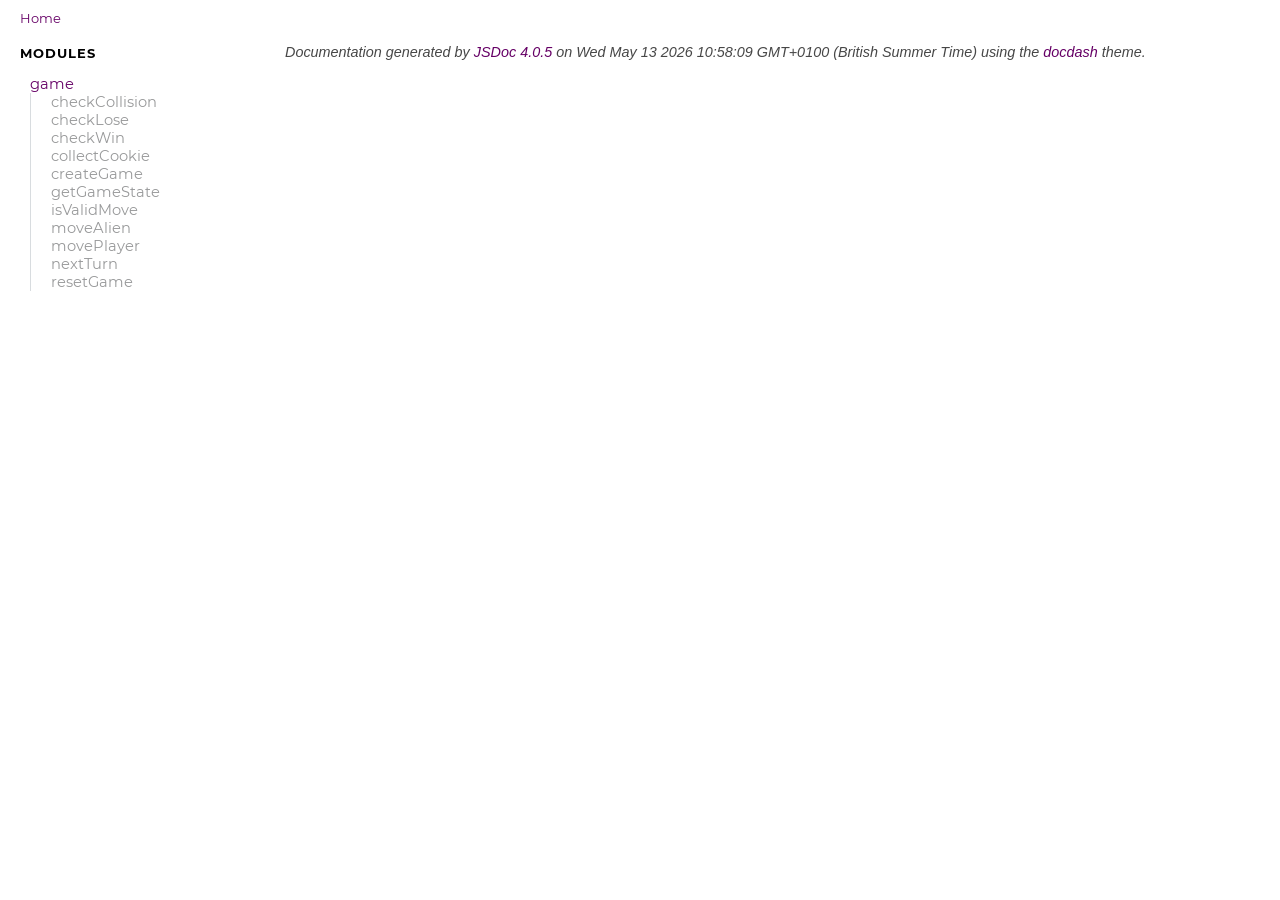
<file: Computing-2-Submission_副本/docs/index.html>
<!DOCTYPE html>
<html lang="en">
<head>
    
    <meta charset="utf-8">
    <title>Home - Documentation</title>
    
    
    <script src="scripts/prettify/prettify.js"></script>
    <script src="scripts/prettify/lang-css.js"></script>
    <!--[if lt IE 9]>
      <script src="//html5shiv.googlecode.com/svn/trunk/html5.js"></script>
    <![endif]-->
    <link type="text/css" rel="stylesheet" href="styles/prettify.css">
    <link type="text/css" rel="stylesheet" href="styles/jsdoc.css">
    <script src="scripts/nav.js" defer></script>
    
    <meta name="viewport" content="width=device-width, initial-scale=1.0">
</head>
<body>

<input type="checkbox" id="nav-trigger" class="nav-trigger" />
<label for="nav-trigger" class="navicon-button x">
  <div class="navicon"></div>
</label>

<label for="nav-trigger" class="overlay"></label>

<nav >
    
    
    <h2><a href="index.html">Home</a></h2><h3>Modules</h3><ul><li><a href="module-game.html">game</a><ul class='methods'><li data-type='method'><a href="module-game.html#.checkCollision">checkCollision</a></li><li data-type='method'><a href="module-game.html#.checkLose">checkLose</a></li><li data-type='method'><a href="module-game.html#.checkWin">checkWin</a></li><li data-type='method'><a href="module-game.html#.collectCookie">collectCookie</a></li><li data-type='method'><a href="module-game.html#.createGame">createGame</a></li><li data-type='method'><a href="module-game.html#.getGameState">getGameState</a></li><li data-type='method'><a href="module-game.html#.isValidMove">isValidMove</a></li><li data-type='method'><a href="module-game.html#.moveAlien">moveAlien</a></li><li data-type='method'><a href="module-game.html#.movePlayer">movePlayer</a></li><li data-type='method'><a href="module-game.html#.nextTurn">nextTurn</a></li><li data-type='method'><a href="module-game.html#.resetGame">resetGame</a></li></ul></li></ul>
    
</nav>

<div id="main">
    

    



    


    <section class="package">
        <h3> </h3>		
    </section>









    








    
    
</div>

<br class="clear">

<footer>
    Documentation generated by <a href="https://github.com/jsdoc3/jsdoc">JSDoc 4.0.5</a> on Wed May 13 2026 10:58:09 GMT+0100 (British Summer Time) using the <a href="https://github.com/clenemt/docdash">docdash</a> theme.
</footer>

<script>prettyPrint();</script>
<script src="scripts/polyfill.js"></script>
<script src="scripts/linenumber.js"></script>



    <link type="text/css" rel="stylesheet" href="custom.css">
    
</body>
</html>
</file>
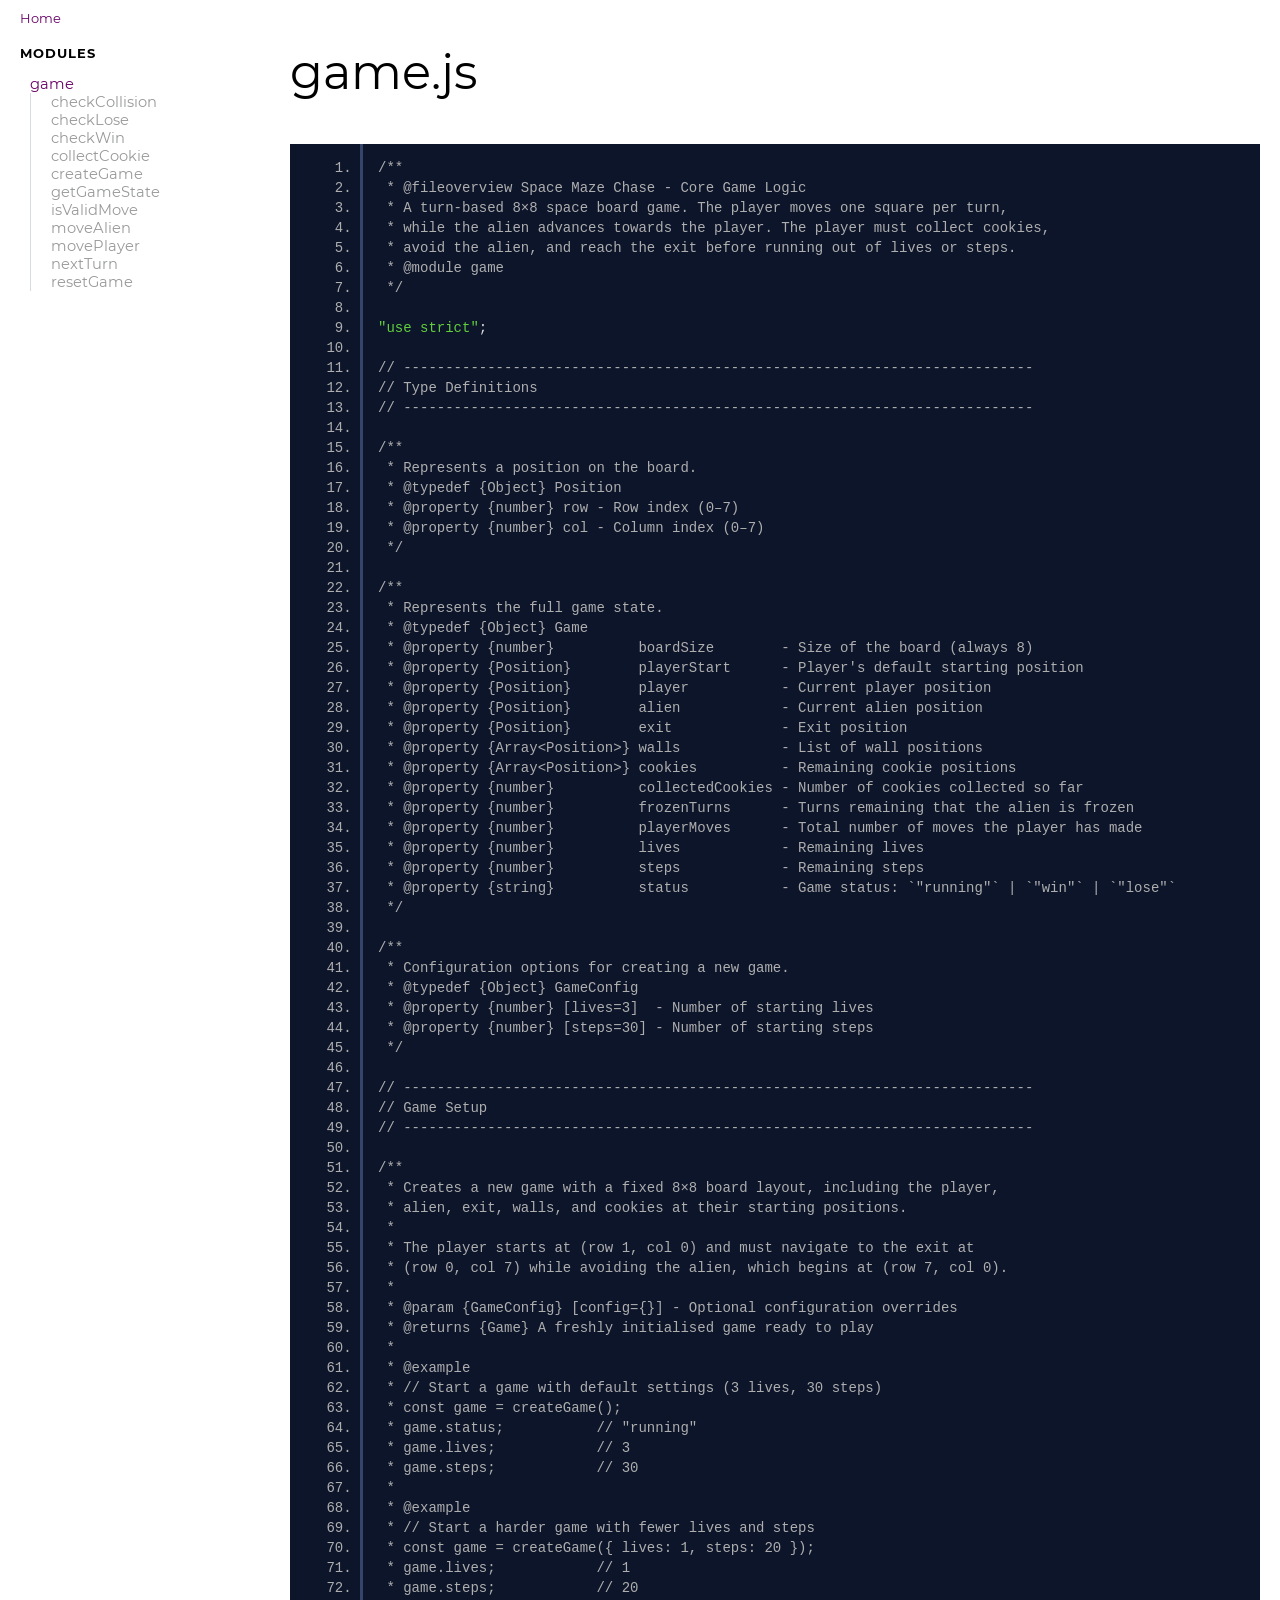
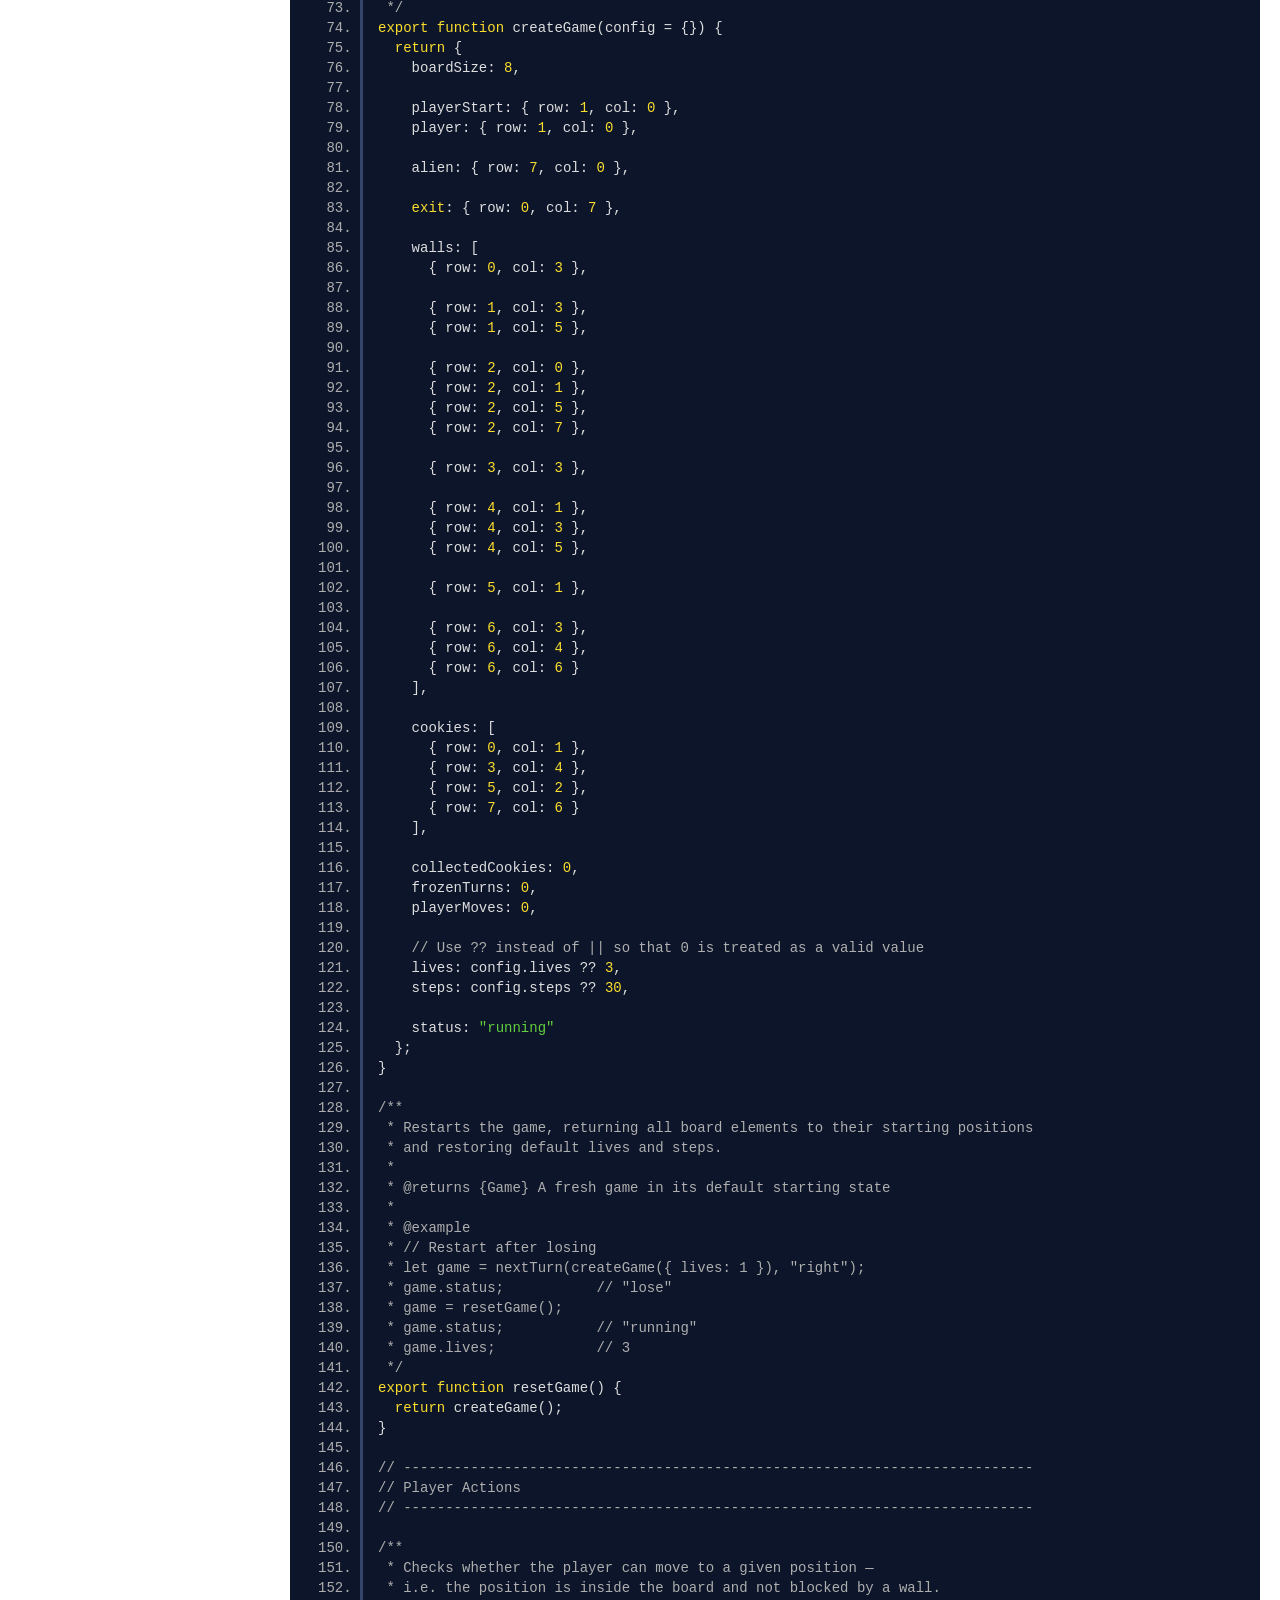
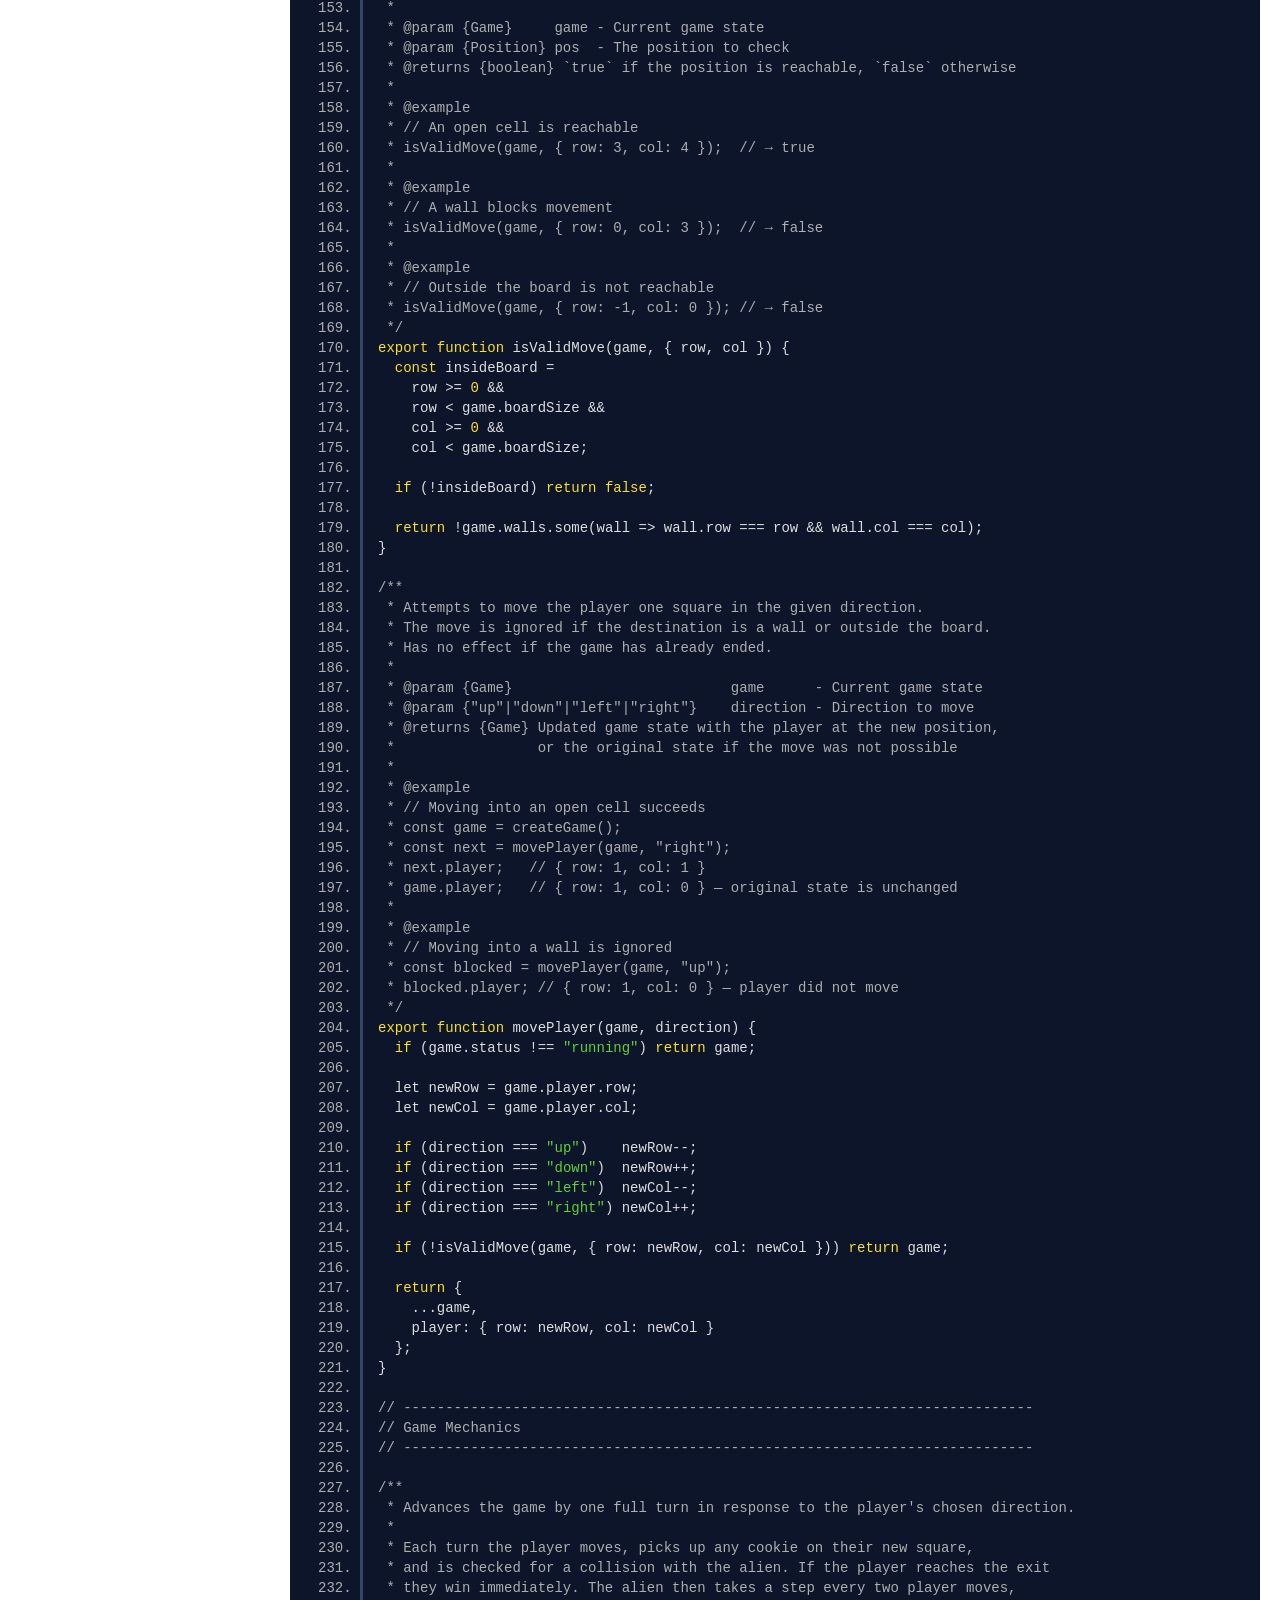
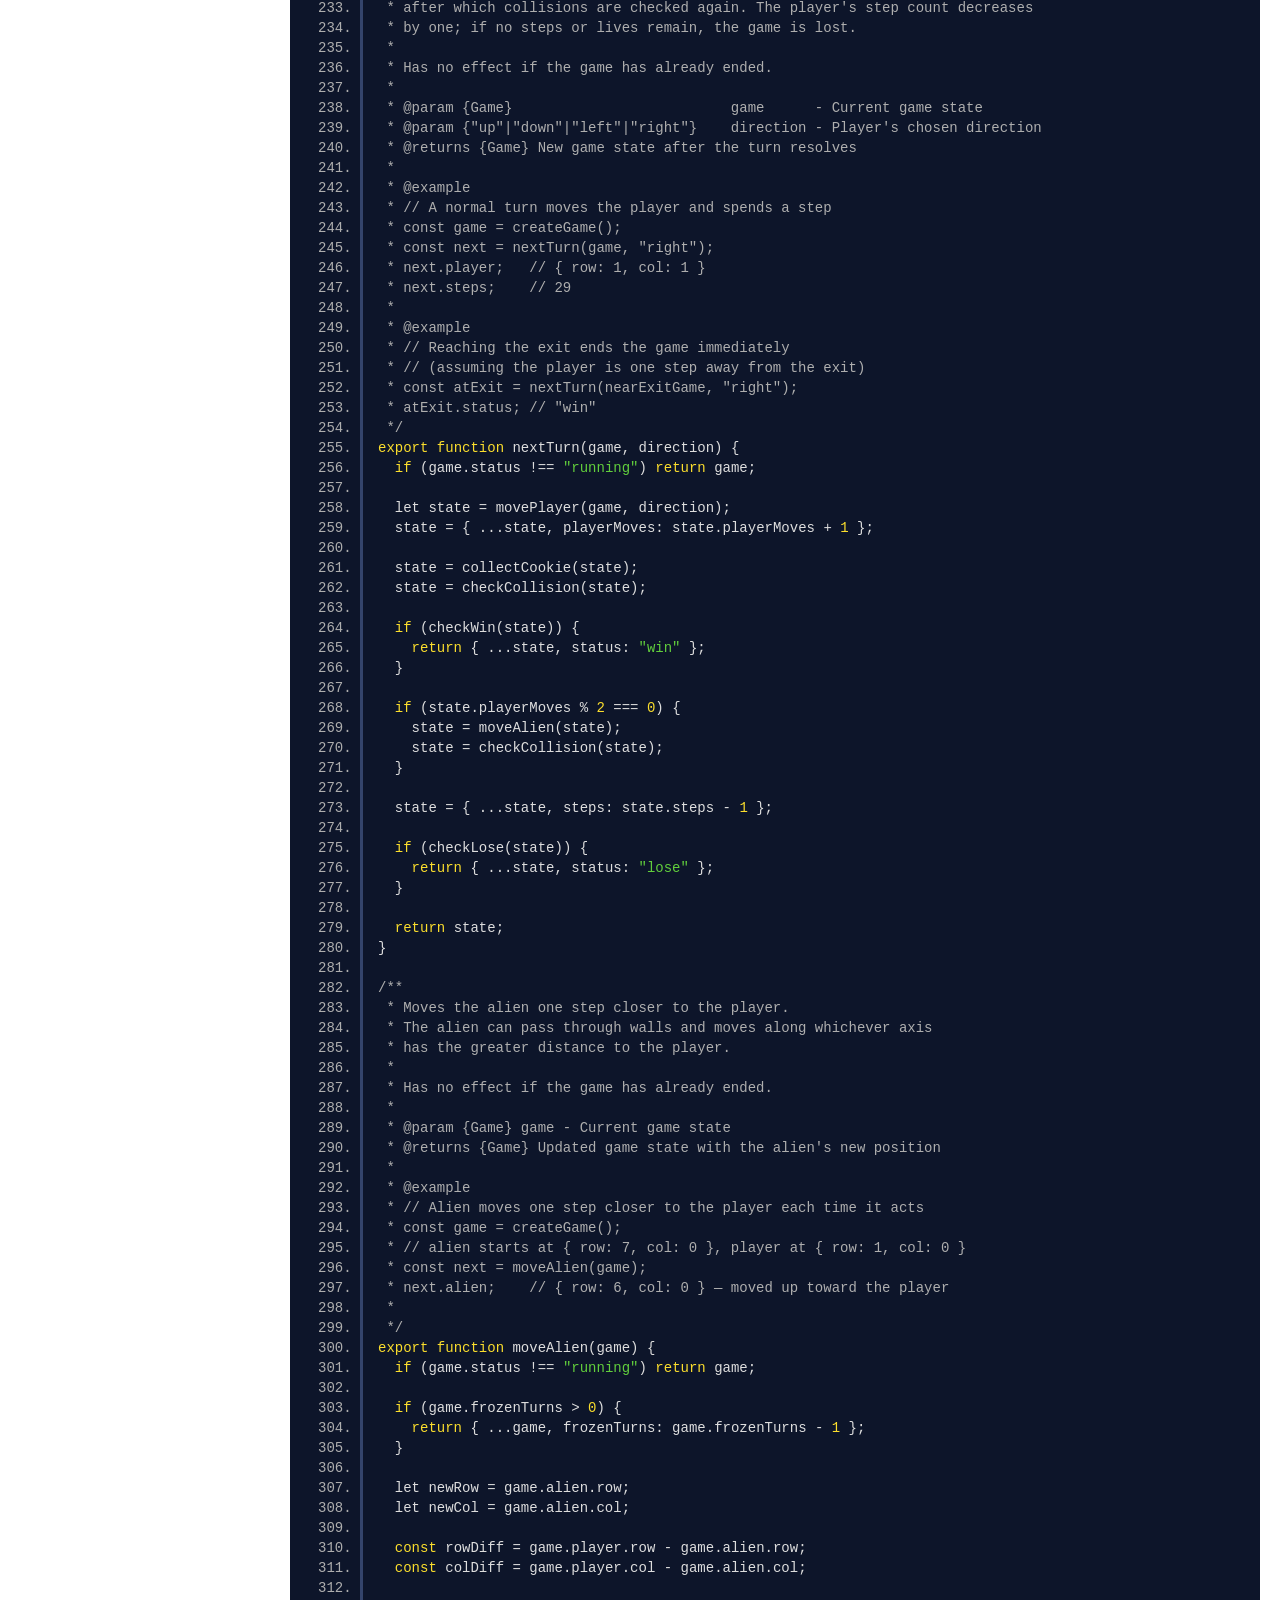
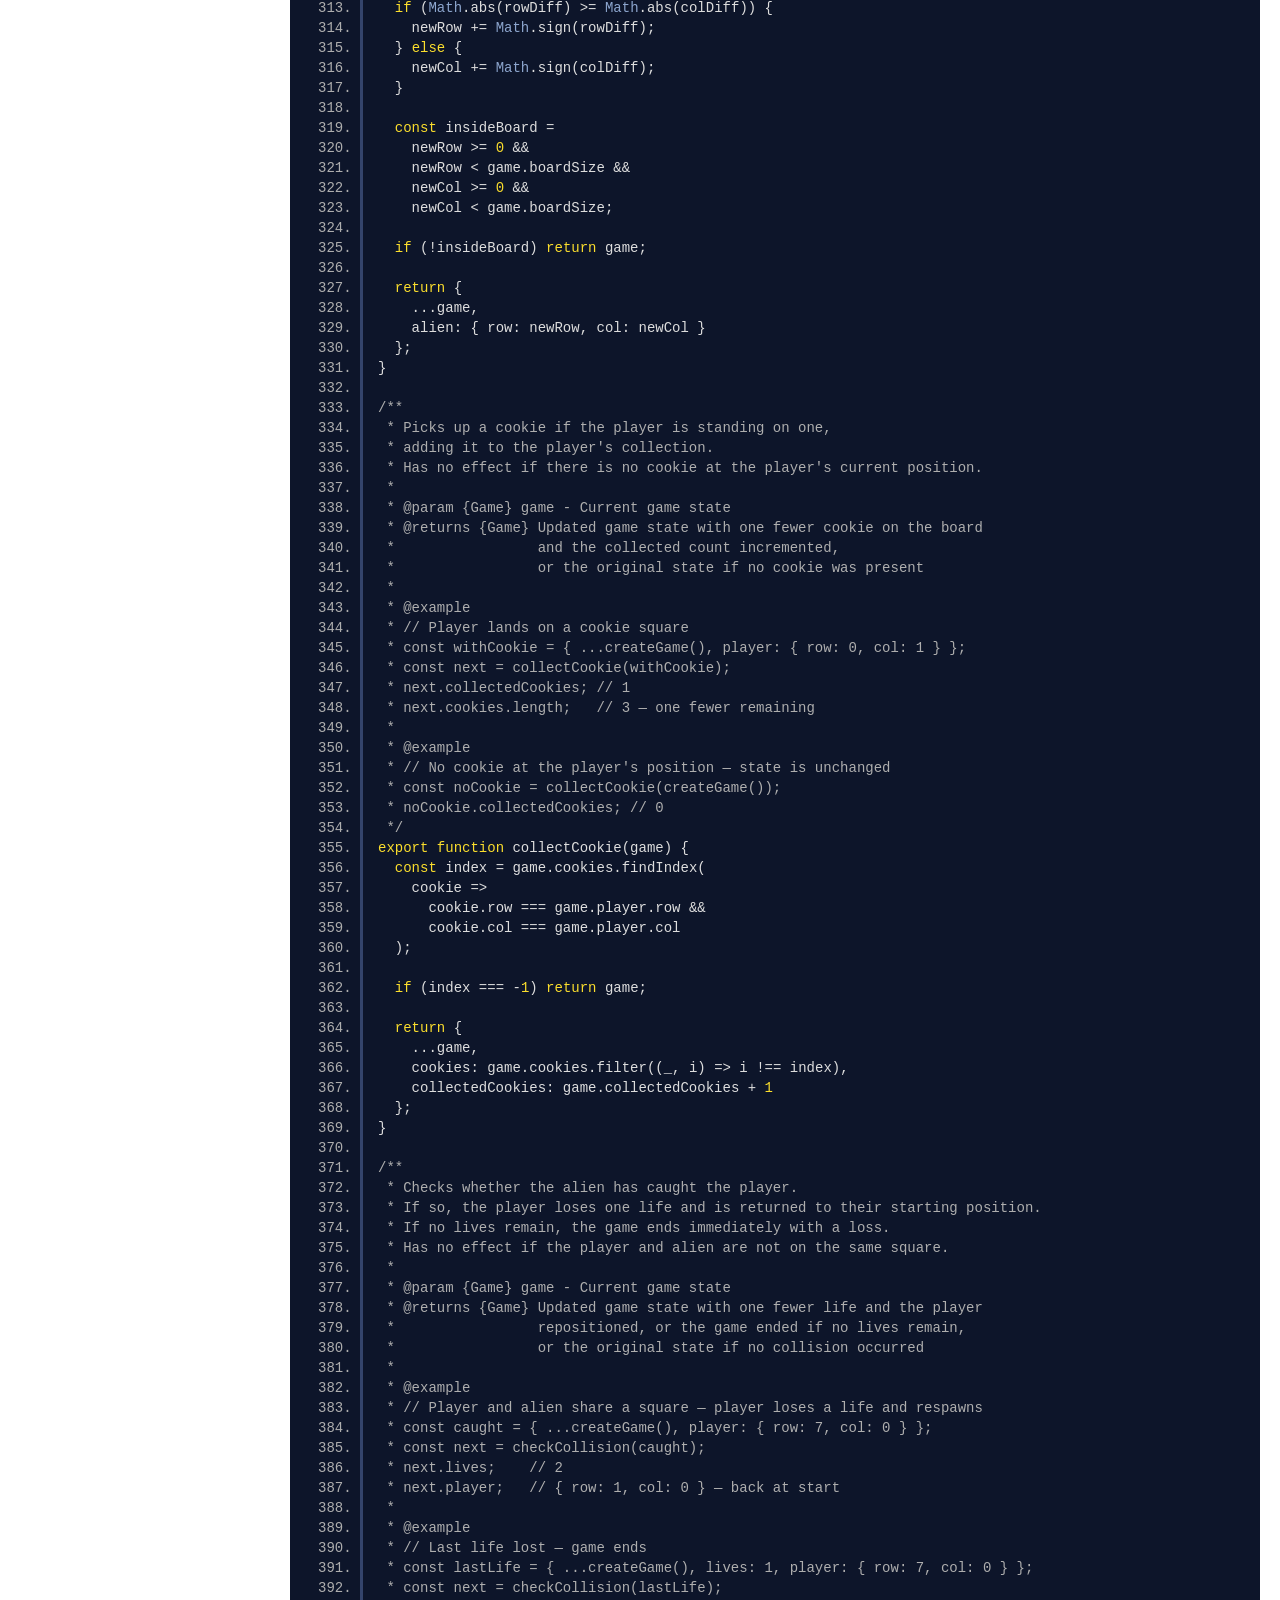
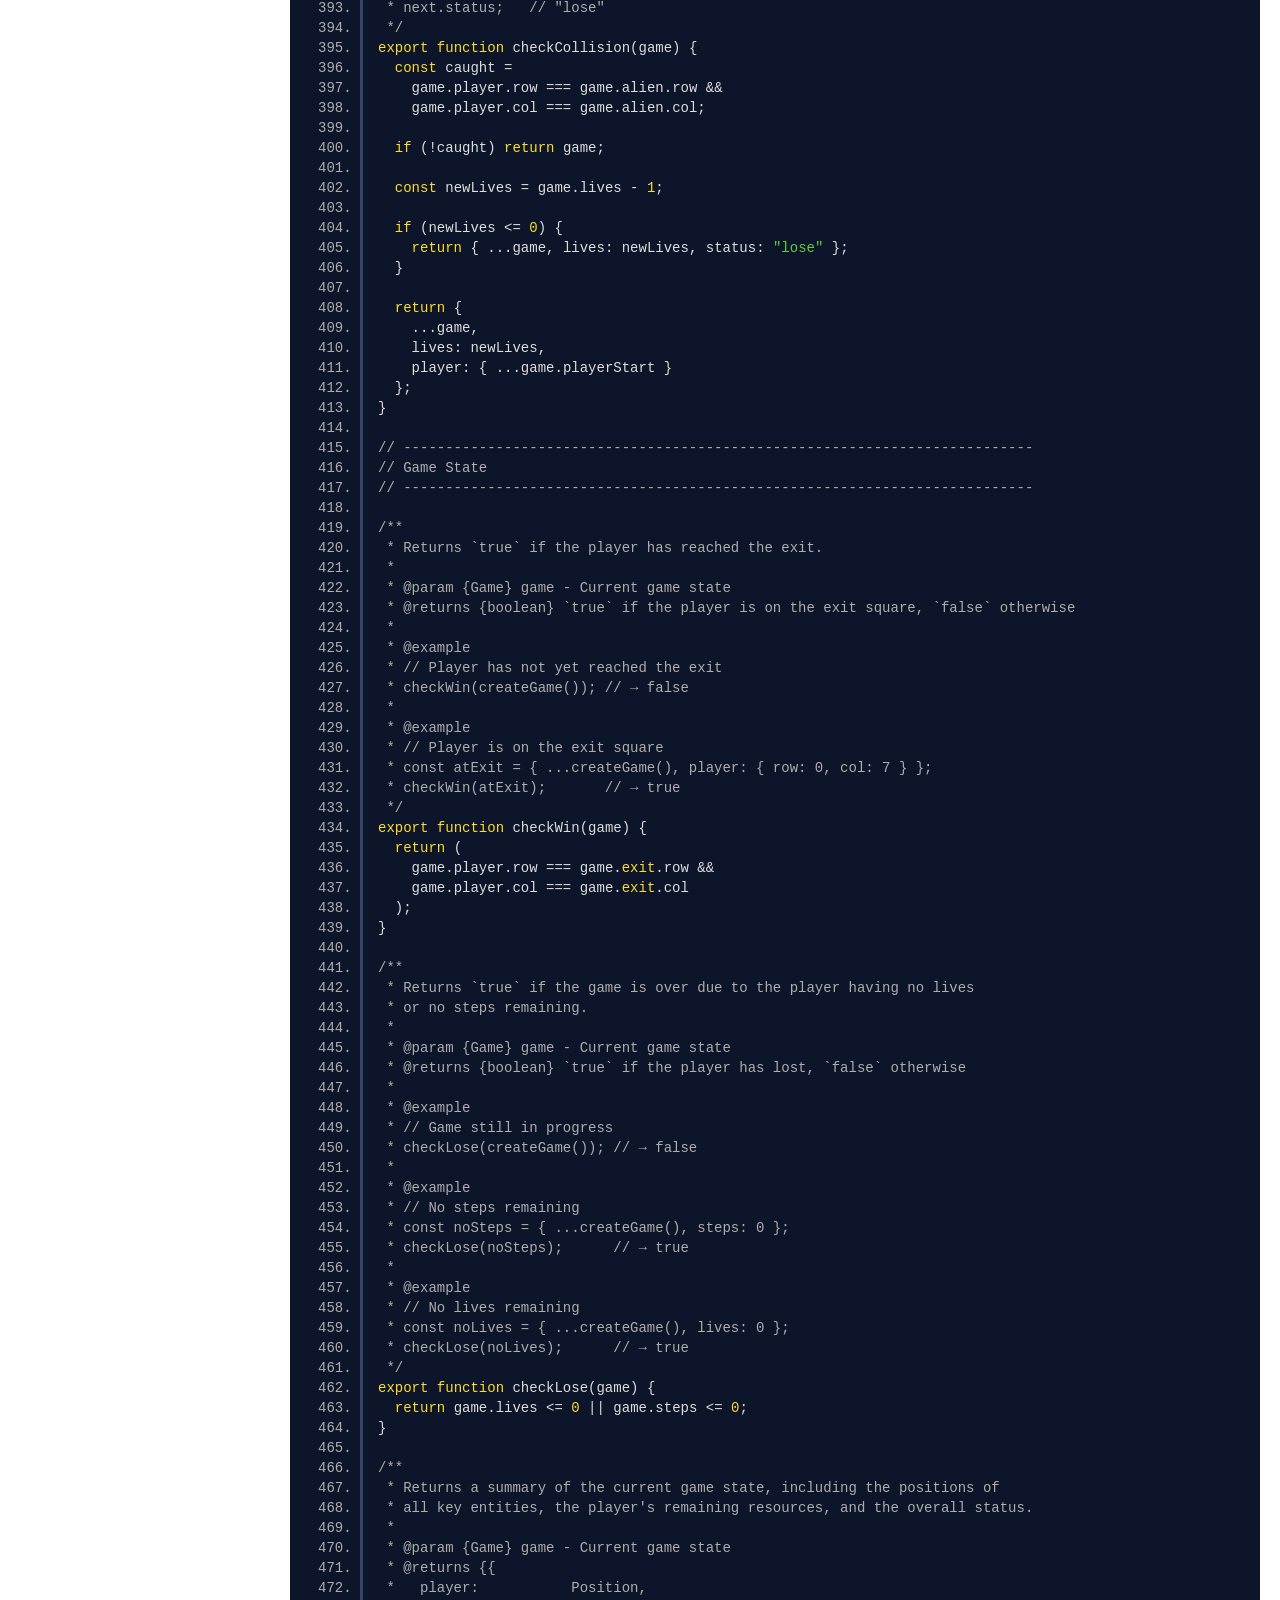
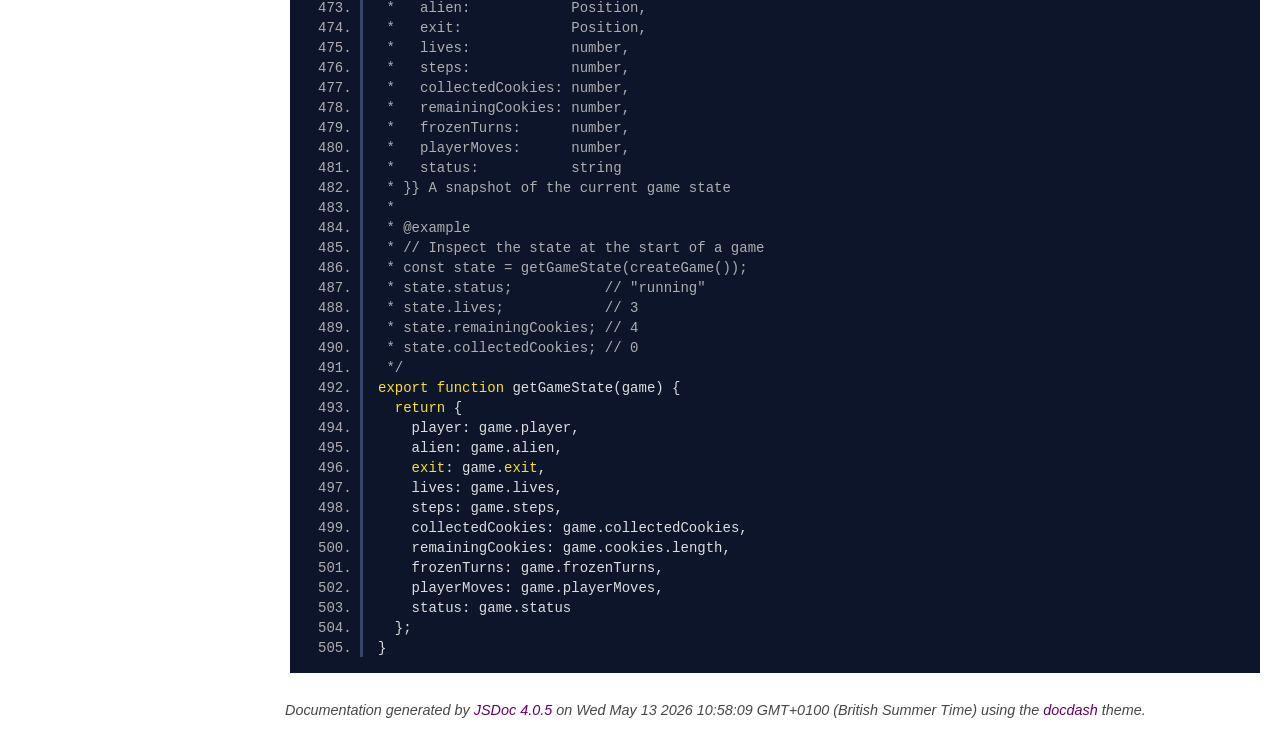
<file: Computing-2-Submission_副本/docs/game.js.html>
<!DOCTYPE html>
<html lang="en">
<head>
    
    <meta charset="utf-8">
    <title>game.js - Documentation</title>
    
    
    <script src="scripts/prettify/prettify.js"></script>
    <script src="scripts/prettify/lang-css.js"></script>
    <!--[if lt IE 9]>
      <script src="//html5shiv.googlecode.com/svn/trunk/html5.js"></script>
    <![endif]-->
    <link type="text/css" rel="stylesheet" href="styles/prettify.css">
    <link type="text/css" rel="stylesheet" href="styles/jsdoc.css">
    <script src="scripts/nav.js" defer></script>
    
    <meta name="viewport" content="width=device-width, initial-scale=1.0">
</head>
<body>

<input type="checkbox" id="nav-trigger" class="nav-trigger" />
<label for="nav-trigger" class="navicon-button x">
  <div class="navicon"></div>
</label>

<label for="nav-trigger" class="overlay"></label>

<nav >
    
    
    <h2><a href="index.html">Home</a></h2><h3>Modules</h3><ul><li><a href="module-game.html">game</a><ul class='methods'><li data-type='method'><a href="module-game.html#.checkCollision">checkCollision</a></li><li data-type='method'><a href="module-game.html#.checkLose">checkLose</a></li><li data-type='method'><a href="module-game.html#.checkWin">checkWin</a></li><li data-type='method'><a href="module-game.html#.collectCookie">collectCookie</a></li><li data-type='method'><a href="module-game.html#.createGame">createGame</a></li><li data-type='method'><a href="module-game.html#.getGameState">getGameState</a></li><li data-type='method'><a href="module-game.html#.isValidMove">isValidMove</a></li><li data-type='method'><a href="module-game.html#.moveAlien">moveAlien</a></li><li data-type='method'><a href="module-game.html#.movePlayer">movePlayer</a></li><li data-type='method'><a href="module-game.html#.nextTurn">nextTurn</a></li><li data-type='method'><a href="module-game.html#.resetGame">resetGame</a></li></ul></li></ul>
    
</nav>

<div id="main">
    
    <h1 class="page-title">game.js</h1>
    

    



    
    <section>
        <article>
            <pre class="prettyprint source linenums"><code>/**
 * @fileoverview Space Maze Chase - Core Game Logic
 * A turn-based 8×8 space board game. The player moves one square per turn,
 * while the alien advances towards the player. The player must collect cookies,
 * avoid the alien, and reach the exit before running out of lives or steps.
 * @module game
 */

"use strict";

// ---------------------------------------------------------------------------
// Type Definitions
// ---------------------------------------------------------------------------

/**
 * Represents a position on the board.
 * @typedef {Object} Position
 * @property {number} row - Row index (0–7)
 * @property {number} col - Column index (0–7)
 */

/**
 * Represents the full game state.
 * @typedef {Object} Game
 * @property {number}          boardSize        - Size of the board (always 8)
 * @property {Position}        playerStart      - Player's default starting position
 * @property {Position}        player           - Current player position
 * @property {Position}        alien            - Current alien position
 * @property {Position}        exit             - Exit position
 * @property {Array&lt;Position>} walls            - List of wall positions
 * @property {Array&lt;Position>} cookies          - Remaining cookie positions
 * @property {number}          collectedCookies - Number of cookies collected so far
 * @property {number}          frozenTurns      - Turns remaining that the alien is frozen
 * @property {number}          playerMoves      - Total number of moves the player has made
 * @property {number}          lives            - Remaining lives
 * @property {number}          steps            - Remaining steps
 * @property {string}          status           - Game status: `"running"` | `"win"` | `"lose"`
 */

/**
 * Configuration options for creating a new game.
 * @typedef {Object} GameConfig
 * @property {number} [lives=3]  - Number of starting lives
 * @property {number} [steps=30] - Number of starting steps
 */

// ---------------------------------------------------------------------------
// Game Setup
// ---------------------------------------------------------------------------

/**
 * Creates a new game with a fixed 8×8 board layout, including the player,
 * alien, exit, walls, and cookies at their starting positions.
 *
 * The player starts at (row 1, col 0) and must navigate to the exit at
 * (row 0, col 7) while avoiding the alien, which begins at (row 7, col 0).
 *
 * @param {GameConfig} [config={}] - Optional configuration overrides
 * @returns {Game} A freshly initialised game ready to play
 *
 * @example
 * // Start a game with default settings (3 lives, 30 steps)
 * const game = createGame();
 * game.status;           // "running"
 * game.lives;            // 3
 * game.steps;            // 30
 *
 * @example
 * // Start a harder game with fewer lives and steps
 * const game = createGame({ lives: 1, steps: 20 });
 * game.lives;            // 1
 * game.steps;            // 20
 */
export function createGame(config = {}) {
  return {
    boardSize: 8,

    playerStart: { row: 1, col: 0 },
    player: { row: 1, col: 0 },

    alien: { row: 7, col: 0 },

    exit: { row: 0, col: 7 },

    walls: [
      { row: 0, col: 3 },

      { row: 1, col: 3 },
      { row: 1, col: 5 },

      { row: 2, col: 0 },
      { row: 2, col: 1 },
      { row: 2, col: 5 },
      { row: 2, col: 7 },

      { row: 3, col: 3 },

      { row: 4, col: 1 },
      { row: 4, col: 3 },
      { row: 4, col: 5 },

      { row: 5, col: 1 },

      { row: 6, col: 3 },
      { row: 6, col: 4 },
      { row: 6, col: 6 }
    ],

    cookies: [
      { row: 0, col: 1 },
      { row: 3, col: 4 },
      { row: 5, col: 2 },
      { row: 7, col: 6 }
    ],

    collectedCookies: 0,
    frozenTurns: 0,
    playerMoves: 0,

    // Use ?? instead of || so that 0 is treated as a valid value
    lives: config.lives ?? 3,
    steps: config.steps ?? 30,

    status: "running"
  };
}

/**
 * Restarts the game, returning all board elements to their starting positions
 * and restoring default lives and steps.
 *
 * @returns {Game} A fresh game in its default starting state
 *
 * @example
 * // Restart after losing
 * let game = nextTurn(createGame({ lives: 1 }), "right");
 * game.status;           // "lose"
 * game = resetGame();
 * game.status;           // "running"
 * game.lives;            // 3
 */
export function resetGame() {
  return createGame();
}

// ---------------------------------------------------------------------------
// Player Actions
// ---------------------------------------------------------------------------

/**
 * Checks whether the player can move to a given position —
 * i.e. the position is inside the board and not blocked by a wall.
 *
 * @param {Game}     game - Current game state
 * @param {Position} pos  - The position to check
 * @returns {boolean} `true` if the position is reachable, `false` otherwise
 *
 * @example
 * // An open cell is reachable
 * isValidMove(game, { row: 3, col: 4 });  // → true
 *
 * @example
 * // A wall blocks movement
 * isValidMove(game, { row: 0, col: 3 });  // → false
 *
 * @example
 * // Outside the board is not reachable
 * isValidMove(game, { row: -1, col: 0 }); // → false
 */
export function isValidMove(game, { row, col }) {
  const insideBoard =
    row >= 0 &amp;&amp;
    row &lt; game.boardSize &amp;&amp;
    col >= 0 &amp;&amp;
    col &lt; game.boardSize;

  if (!insideBoard) return false;

  return !game.walls.some(wall => wall.row === row &amp;&amp; wall.col === col);
}

/**
 * Attempts to move the player one square in the given direction.
 * The move is ignored if the destination is a wall or outside the board.
 * Has no effect if the game has already ended.
 *
 * @param {Game}                          game      - Current game state
 * @param {"up"|"down"|"left"|"right"}    direction - Direction to move
 * @returns {Game} Updated game state with the player at the new position,
 *                 or the original state if the move was not possible
 *
 * @example
 * // Moving into an open cell succeeds
 * const game = createGame();
 * const next = movePlayer(game, "right");
 * next.player;   // { row: 1, col: 1 }
 * game.player;   // { row: 1, col: 0 } — original state is unchanged
 *
 * @example
 * // Moving into a wall is ignored
 * const blocked = movePlayer(game, "up");
 * blocked.player; // { row: 1, col: 0 } — player did not move
 */
export function movePlayer(game, direction) {
  if (game.status !== "running") return game;

  let newRow = game.player.row;
  let newCol = game.player.col;

  if (direction === "up")    newRow--;
  if (direction === "down")  newRow++;
  if (direction === "left")  newCol--;
  if (direction === "right") newCol++;

  if (!isValidMove(game, { row: newRow, col: newCol })) return game;

  return {
    ...game,
    player: { row: newRow, col: newCol }
  };
}

// ---------------------------------------------------------------------------
// Game Mechanics
// ---------------------------------------------------------------------------

/**
 * Advances the game by one full turn in response to the player's chosen direction.
 *
 * Each turn the player moves, picks up any cookie on their new square,
 * and is checked for a collision with the alien. If the player reaches the exit
 * they win immediately. The alien then takes a step every two player moves,
 * after which collisions are checked again. The player's step count decreases
 * by one; if no steps or lives remain, the game is lost.
 *
 * Has no effect if the game has already ended.
 *
 * @param {Game}                          game      - Current game state
 * @param {"up"|"down"|"left"|"right"}    direction - Player's chosen direction
 * @returns {Game} New game state after the turn resolves
 *
 * @example
 * // A normal turn moves the player and spends a step
 * const game = createGame();
 * const next = nextTurn(game, "right");
 * next.player;   // { row: 1, col: 1 }
 * next.steps;    // 29
 *
 * @example
 * // Reaching the exit ends the game immediately
 * // (assuming the player is one step away from the exit)
 * const atExit = nextTurn(nearExitGame, "right");
 * atExit.status; // "win"
 */
export function nextTurn(game, direction) {
  if (game.status !== "running") return game;

  let state = movePlayer(game, direction);
  state = { ...state, playerMoves: state.playerMoves + 1 };

  state = collectCookie(state);
  state = checkCollision(state);

  if (checkWin(state)) {
    return { ...state, status: "win" };
  }

  if (state.playerMoves % 2 === 0) {
    state = moveAlien(state);
    state = checkCollision(state);
  }

  state = { ...state, steps: state.steps - 1 };

  if (checkLose(state)) {
    return { ...state, status: "lose" };
  }

  return state;
}

/**
 * Moves the alien one step closer to the player.
 * The alien can pass through walls and moves along whichever axis
 * has the greater distance to the player.
 *
 * Has no effect if the game has already ended.
 *
 * @param {Game} game - Current game state
 * @returns {Game} Updated game state with the alien's new position
 *
 * @example
 * // Alien moves one step closer to the player each time it acts
 * const game = createGame();
 * // alien starts at { row: 7, col: 0 }, player at { row: 1, col: 0 }
 * const next = moveAlien(game);
 * next.alien;    // { row: 6, col: 0 } — moved up toward the player
 *
 */
export function moveAlien(game) {
  if (game.status !== "running") return game;

  if (game.frozenTurns > 0) {
    return { ...game, frozenTurns: game.frozenTurns - 1 };
  }

  let newRow = game.alien.row;
  let newCol = game.alien.col;

  const rowDiff = game.player.row - game.alien.row;
  const colDiff = game.player.col - game.alien.col;

  if (Math.abs(rowDiff) >= Math.abs(colDiff)) {
    newRow += Math.sign(rowDiff);
  } else {
    newCol += Math.sign(colDiff);
  }

  const insideBoard =
    newRow >= 0 &amp;&amp;
    newRow &lt; game.boardSize &amp;&amp;
    newCol >= 0 &amp;&amp;
    newCol &lt; game.boardSize;

  if (!insideBoard) return game;

  return {
    ...game,
    alien: { row: newRow, col: newCol }
  };
}

/**
 * Picks up a cookie if the player is standing on one,
 * adding it to the player's collection.
 * Has no effect if there is no cookie at the player's current position.
 *
 * @param {Game} game - Current game state
 * @returns {Game} Updated game state with one fewer cookie on the board
 *                 and the collected count incremented,
 *                 or the original state if no cookie was present
 *
 * @example
 * // Player lands on a cookie square
 * const withCookie = { ...createGame(), player: { row: 0, col: 1 } };
 * const next = collectCookie(withCookie);
 * next.collectedCookies; // 1
 * next.cookies.length;   // 3 — one fewer remaining
 *
 * @example
 * // No cookie at the player's position — state is unchanged
 * const noCookie = collectCookie(createGame());
 * noCookie.collectedCookies; // 0
 */
export function collectCookie(game) {
  const index = game.cookies.findIndex(
    cookie =>
      cookie.row === game.player.row &amp;&amp;
      cookie.col === game.player.col
  );

  if (index === -1) return game;

  return {
    ...game,
    cookies: game.cookies.filter((_, i) => i !== index),
    collectedCookies: game.collectedCookies + 1
  };
}

/**
 * Checks whether the alien has caught the player.
 * If so, the player loses one life and is returned to their starting position.
 * If no lives remain, the game ends immediately with a loss.
 * Has no effect if the player and alien are not on the same square.
 *
 * @param {Game} game - Current game state
 * @returns {Game} Updated game state with one fewer life and the player
 *                 repositioned, or the game ended if no lives remain,
 *                 or the original state if no collision occurred
 *
 * @example
 * // Player and alien share a square — player loses a life and respawns
 * const caught = { ...createGame(), player: { row: 7, col: 0 } };
 * const next = checkCollision(caught);
 * next.lives;    // 2
 * next.player;   // { row: 1, col: 0 } — back at start
 *
 * @example
 * // Last life lost — game ends
 * const lastLife = { ...createGame(), lives: 1, player: { row: 7, col: 0 } };
 * const next = checkCollision(lastLife);
 * next.status;   // "lose"
 */
export function checkCollision(game) {
  const caught =
    game.player.row === game.alien.row &amp;&amp;
    game.player.col === game.alien.col;

  if (!caught) return game;

  const newLives = game.lives - 1;

  if (newLives &lt;= 0) {
    return { ...game, lives: newLives, status: "lose" };
  }

  return {
    ...game,
    lives: newLives,
    player: { ...game.playerStart }
  };
}

// ---------------------------------------------------------------------------
// Game State
// ---------------------------------------------------------------------------

/**
 * Returns `true` if the player has reached the exit.
 *
 * @param {Game} game - Current game state
 * @returns {boolean} `true` if the player is on the exit square, `false` otherwise
 *
 * @example
 * // Player has not yet reached the exit
 * checkWin(createGame()); // → false
 *
 * @example
 * // Player is on the exit square
 * const atExit = { ...createGame(), player: { row: 0, col: 7 } };
 * checkWin(atExit);       // → true
 */
export function checkWin(game) {
  return (
    game.player.row === game.exit.row &amp;&amp;
    game.player.col === game.exit.col
  );
}

/**
 * Returns `true` if the game is over due to the player having no lives
 * or no steps remaining.
 *
 * @param {Game} game - Current game state
 * @returns {boolean} `true` if the player has lost, `false` otherwise
 *
 * @example
 * // Game still in progress
 * checkLose(createGame()); // → false
 *
 * @example
 * // No steps remaining
 * const noSteps = { ...createGame(), steps: 0 };
 * checkLose(noSteps);      // → true
 *
 * @example
 * // No lives remaining
 * const noLives = { ...createGame(), lives: 0 };
 * checkLose(noLives);      // → true
 */
export function checkLose(game) {
  return game.lives &lt;= 0 || game.steps &lt;= 0;
}

/**
 * Returns a summary of the current game state, including the positions of
 * all key entities, the player's remaining resources, and the overall status.
 *
 * @param {Game} game - Current game state
 * @returns {{
 *   player:           Position,
 *   alien:            Position,
 *   exit:             Position,
 *   lives:            number,
 *   steps:            number,
 *   collectedCookies: number,
 *   remainingCookies: number,
 *   frozenTurns:      number,
 *   playerMoves:      number,
 *   status:           string
 * }} A snapshot of the current game state
 *
 * @example
 * // Inspect the state at the start of a game
 * const state = getGameState(createGame());
 * state.status;           // "running"
 * state.lives;            // 3
 * state.remainingCookies; // 4
 * state.collectedCookies; // 0
 */
export function getGameState(game) {
  return {
    player: game.player,
    alien: game.alien,
    exit: game.exit,
    lives: game.lives,
    steps: game.steps,
    collectedCookies: game.collectedCookies,
    remainingCookies: game.cookies.length,
    frozenTurns: game.frozenTurns,
    playerMoves: game.playerMoves,
    status: game.status
  };
}</code></pre>
        </article>
    </section>




    
    
</div>

<br class="clear">

<footer>
    Documentation generated by <a href="https://github.com/jsdoc3/jsdoc">JSDoc 4.0.5</a> on Wed May 13 2026 10:58:09 GMT+0100 (British Summer Time) using the <a href="https://github.com/clenemt/docdash">docdash</a> theme.
</footer>

<script>prettyPrint();</script>
<script src="scripts/polyfill.js"></script>
<script src="scripts/linenumber.js"></script>



    <link type="text/css" rel="stylesheet" href="custom.css">
    
</body>
</html>
</file>
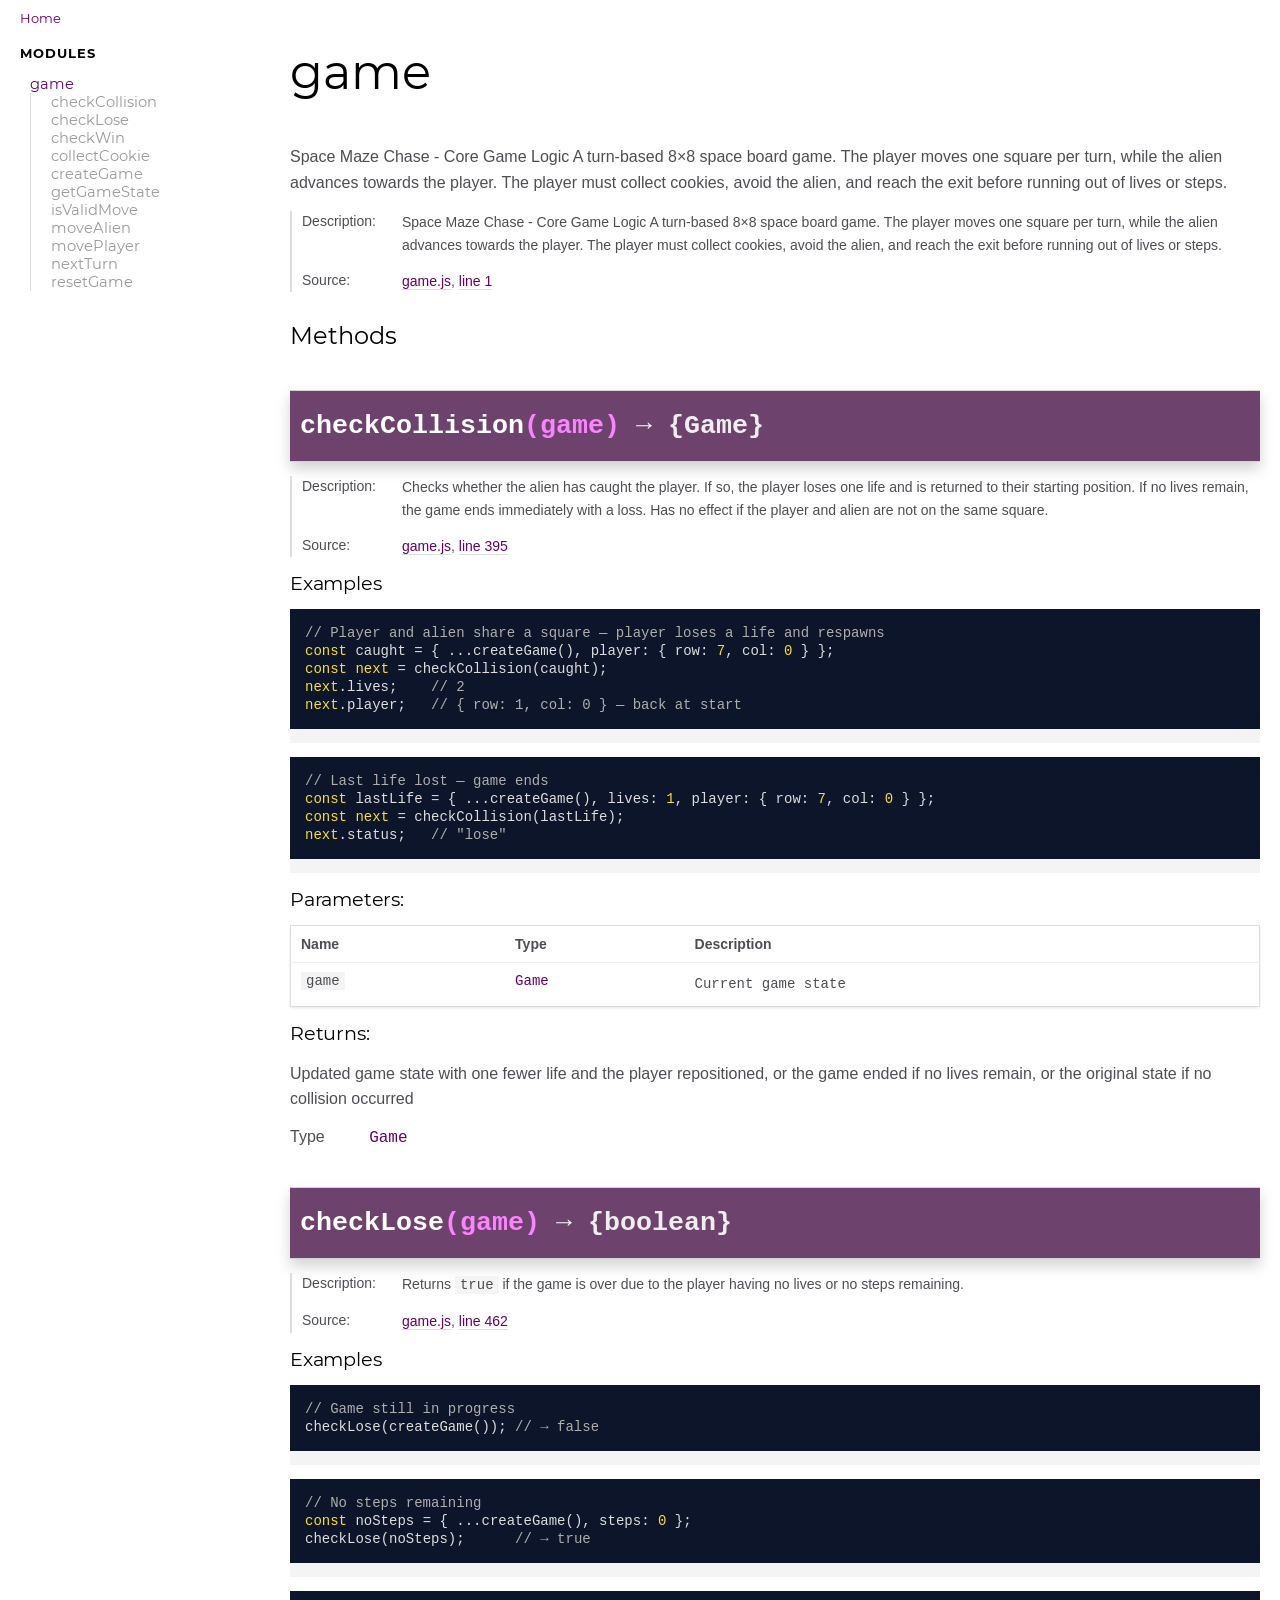
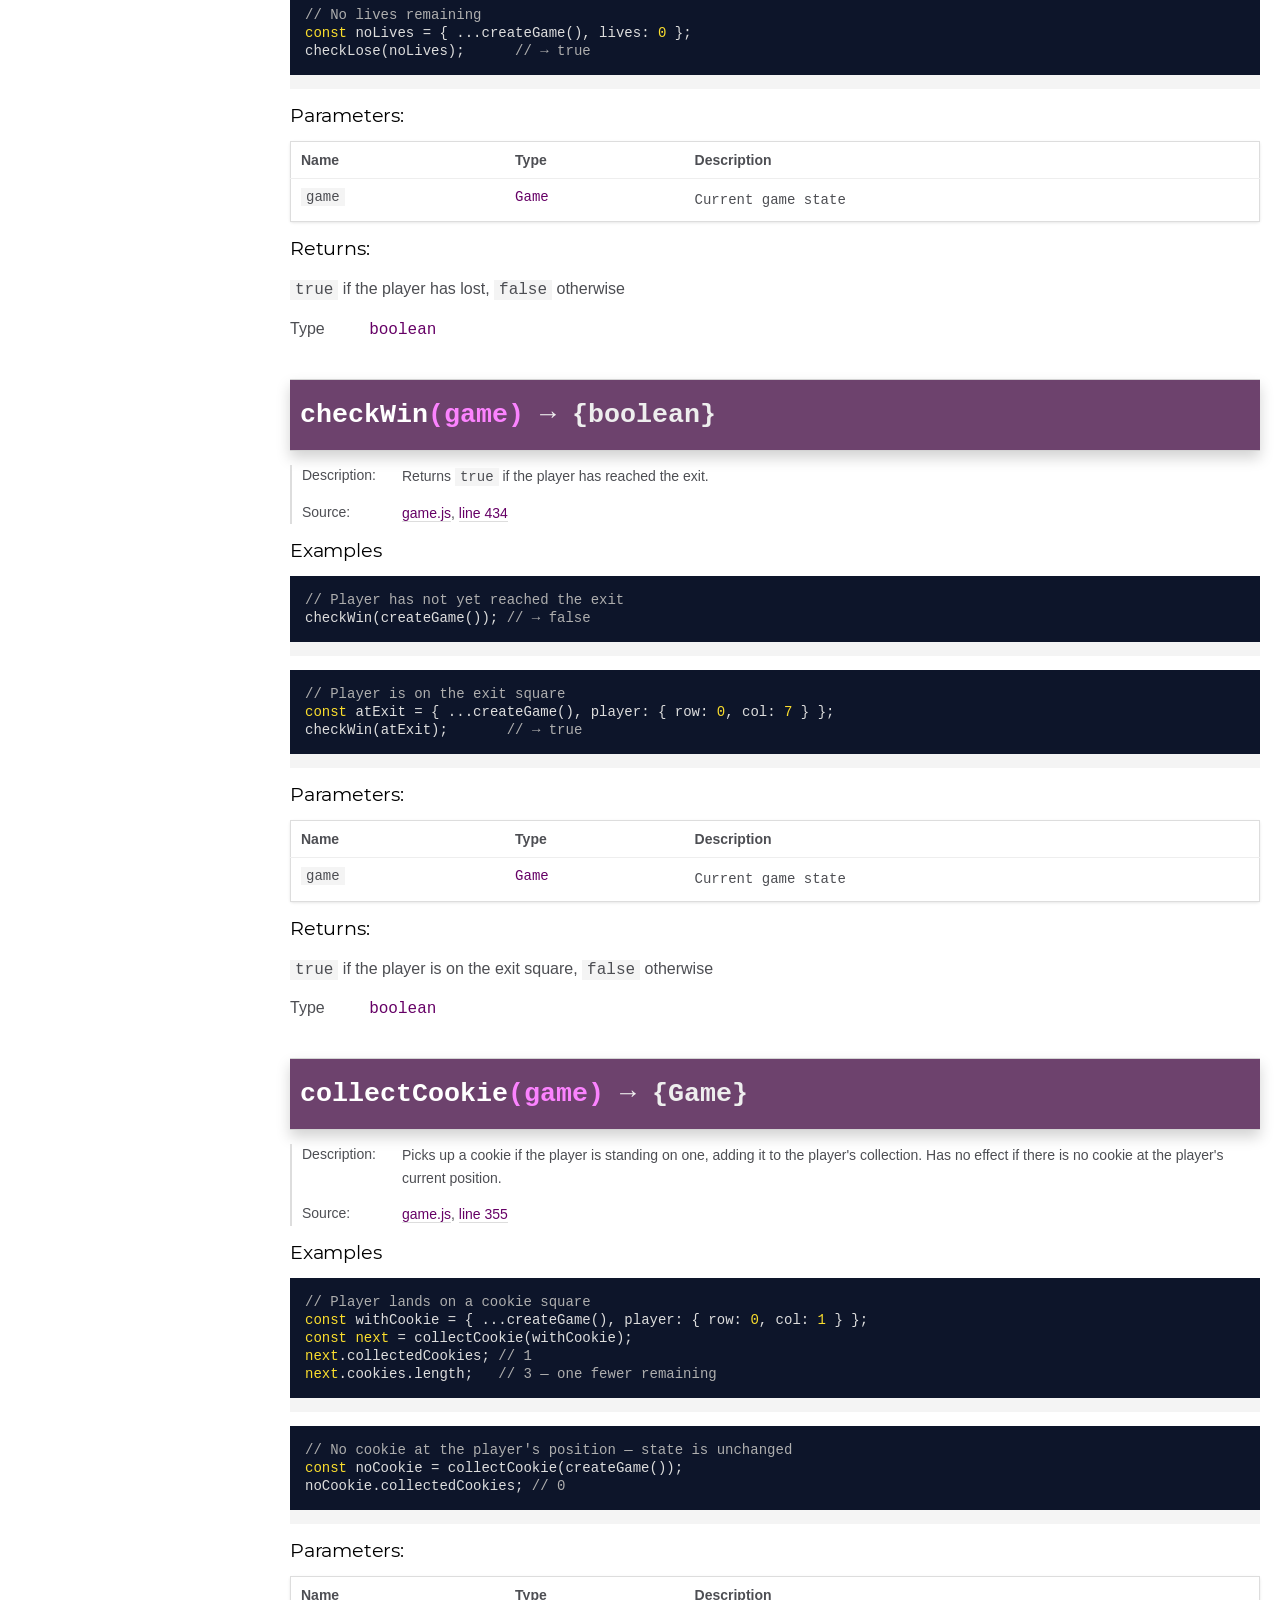
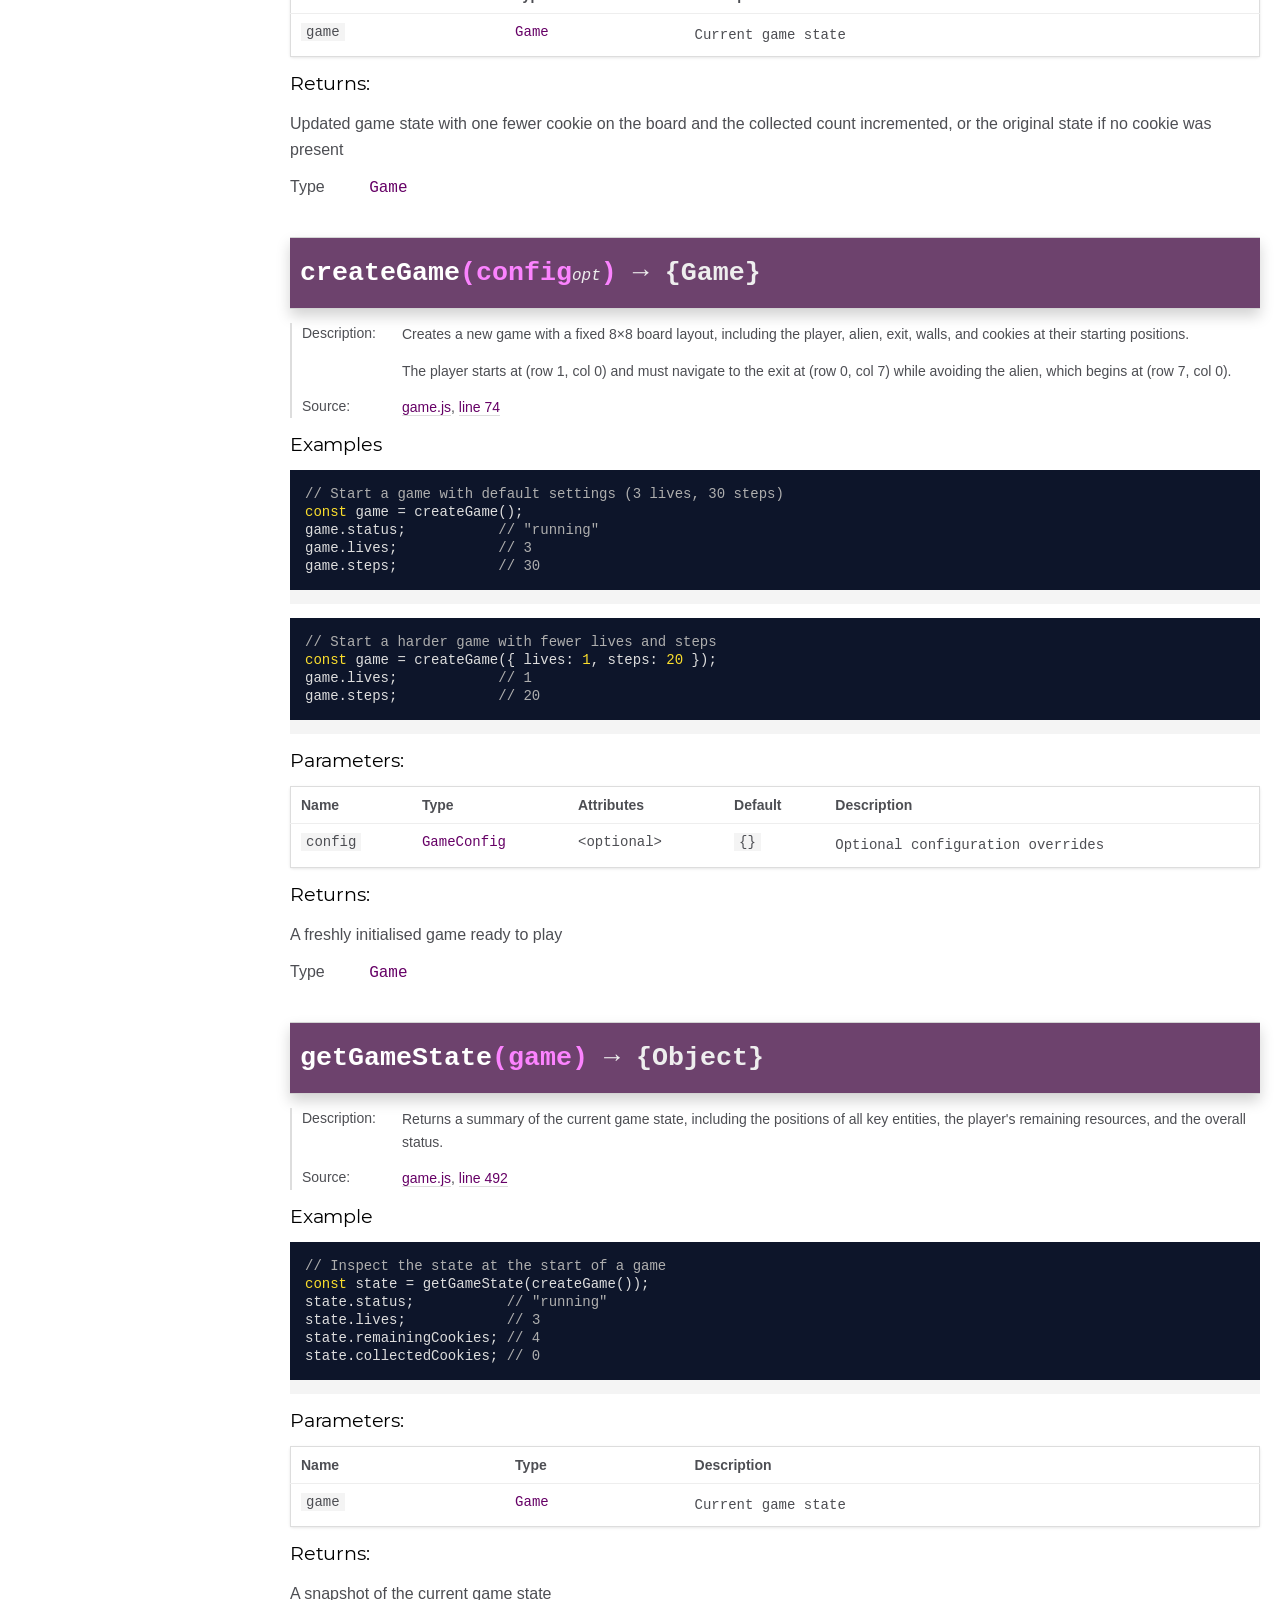
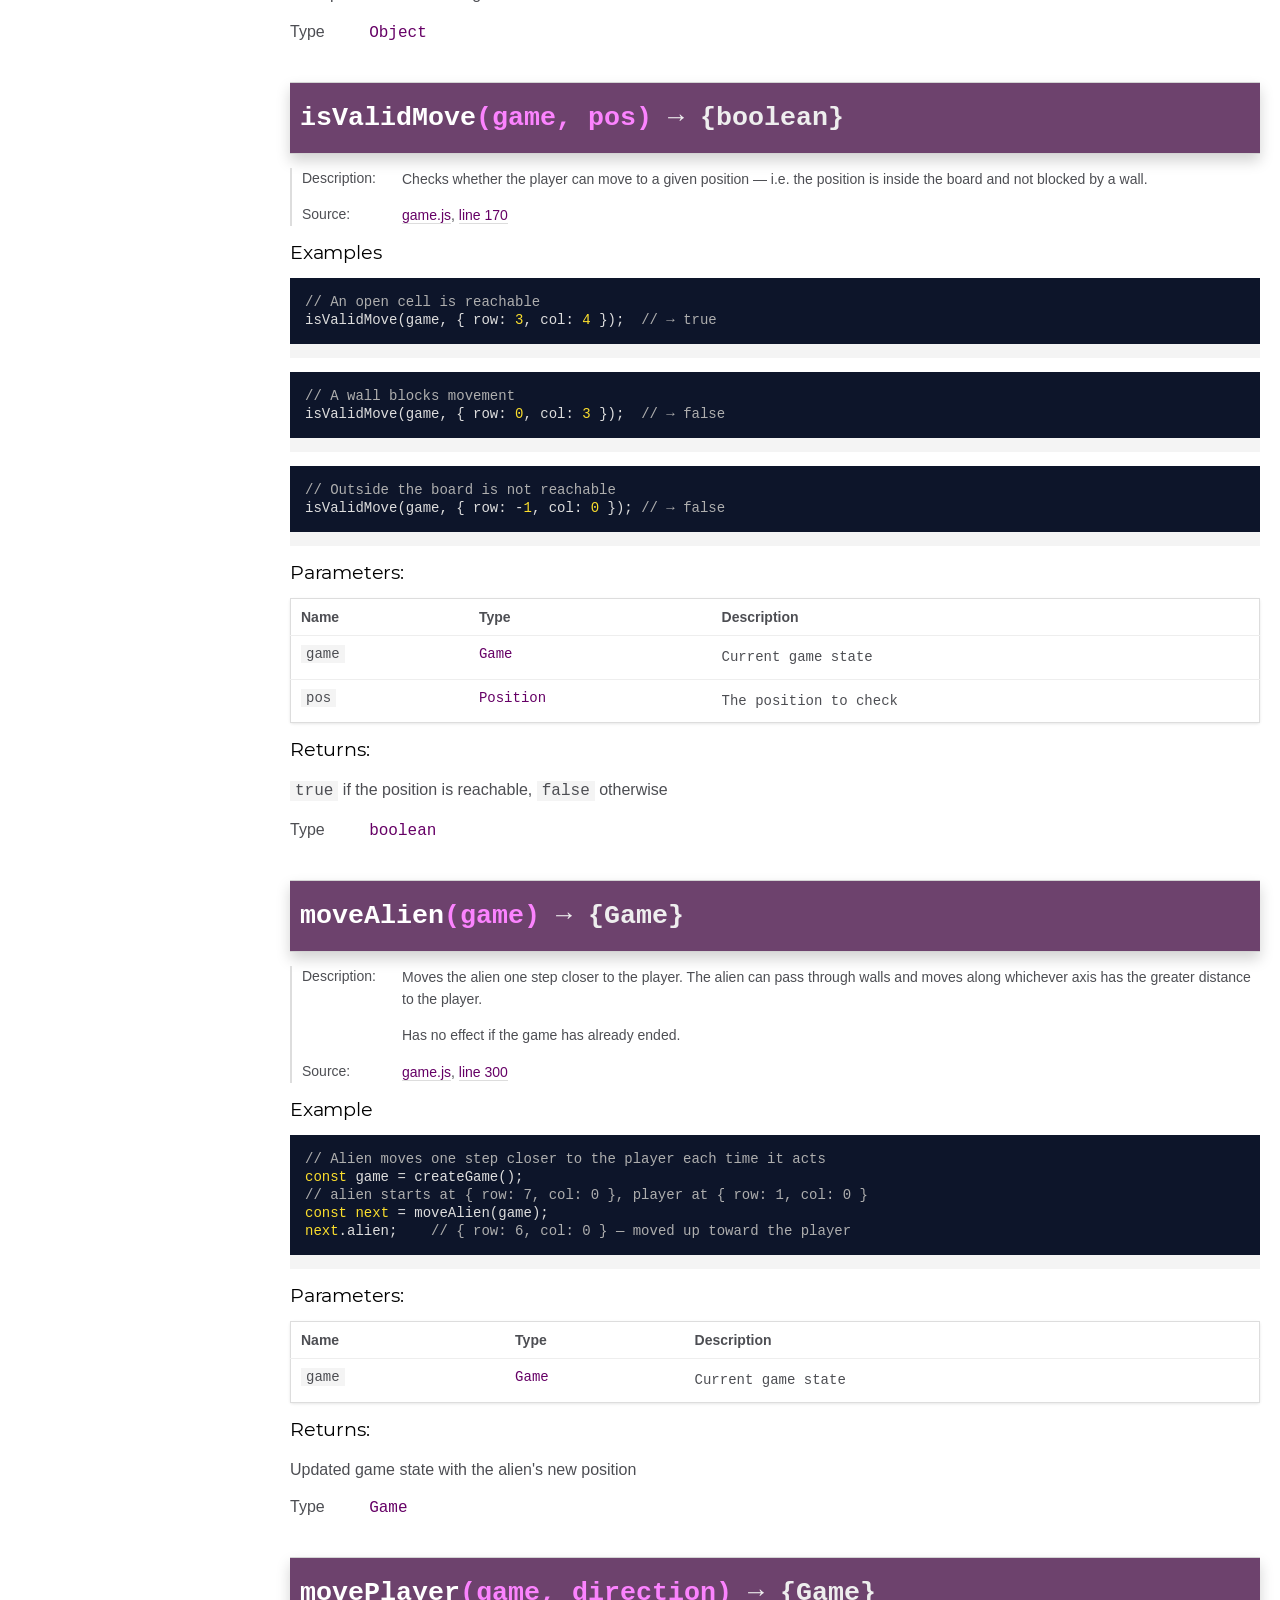
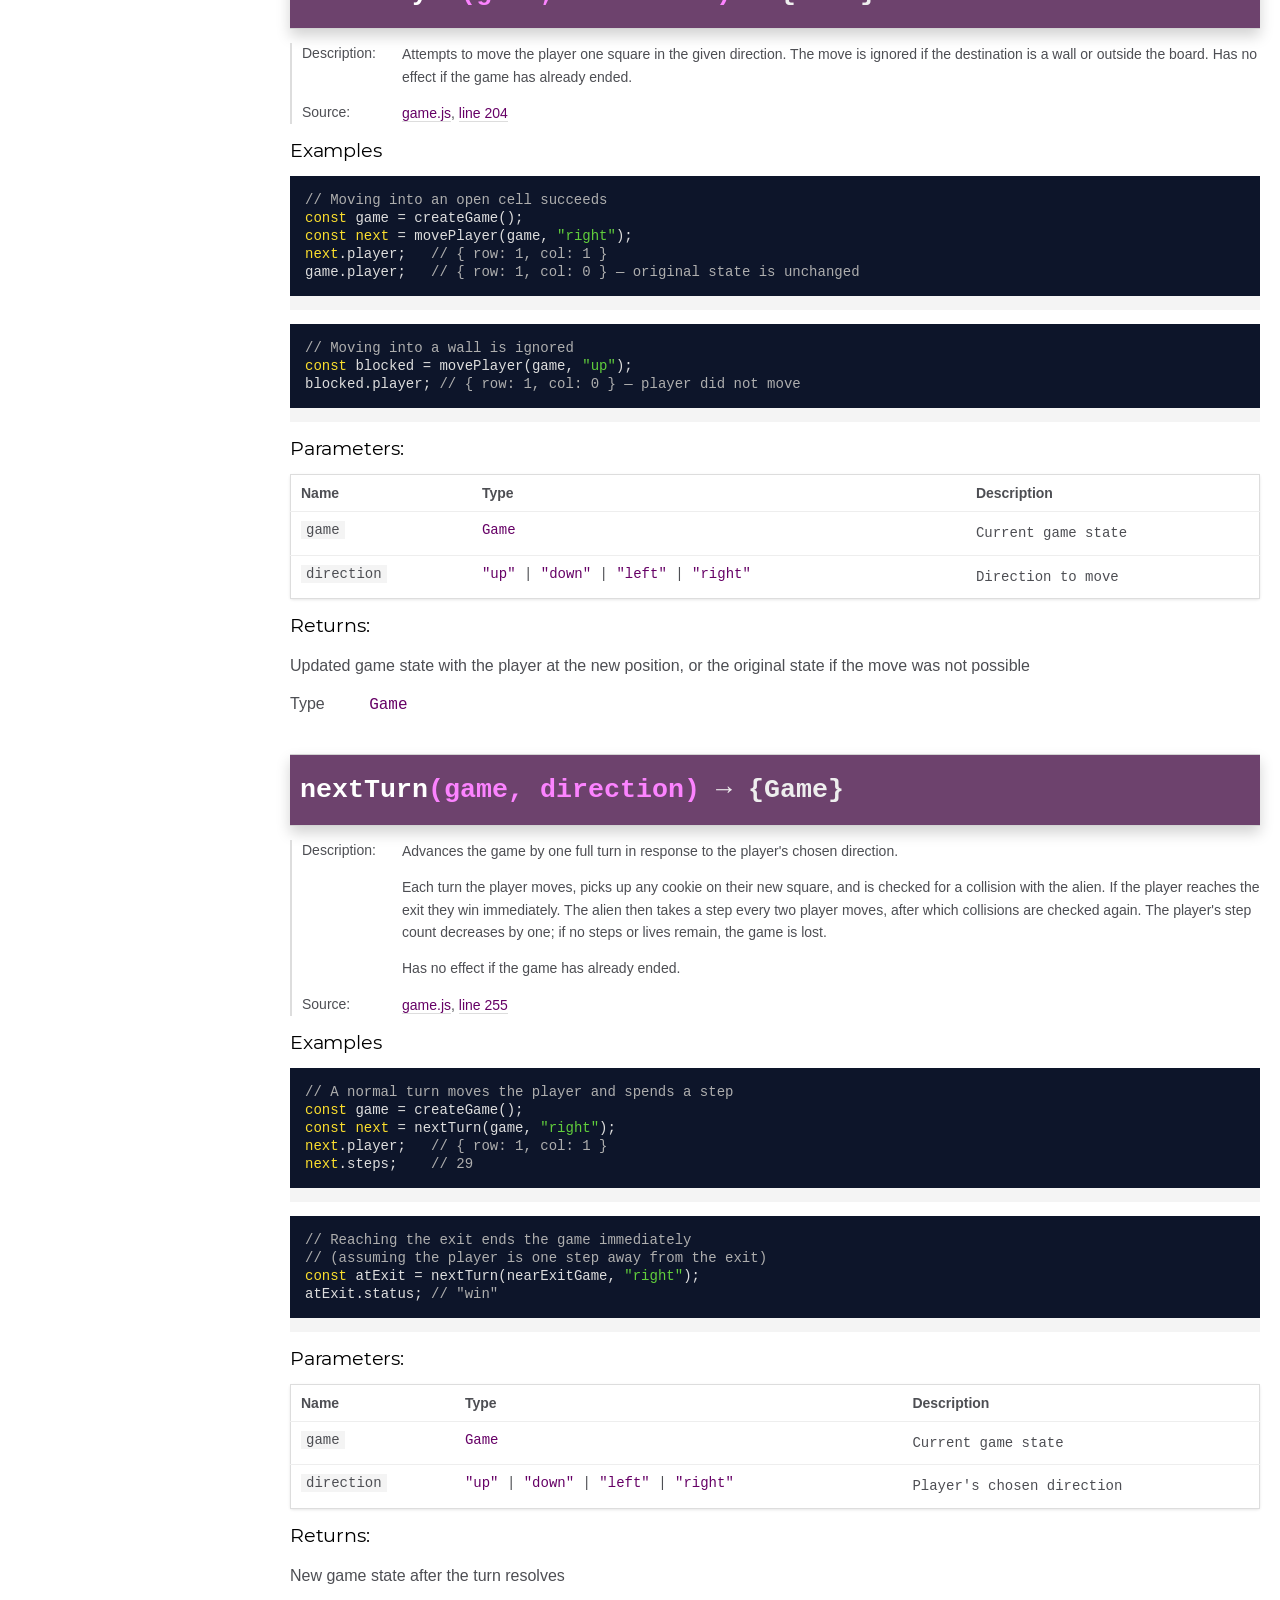
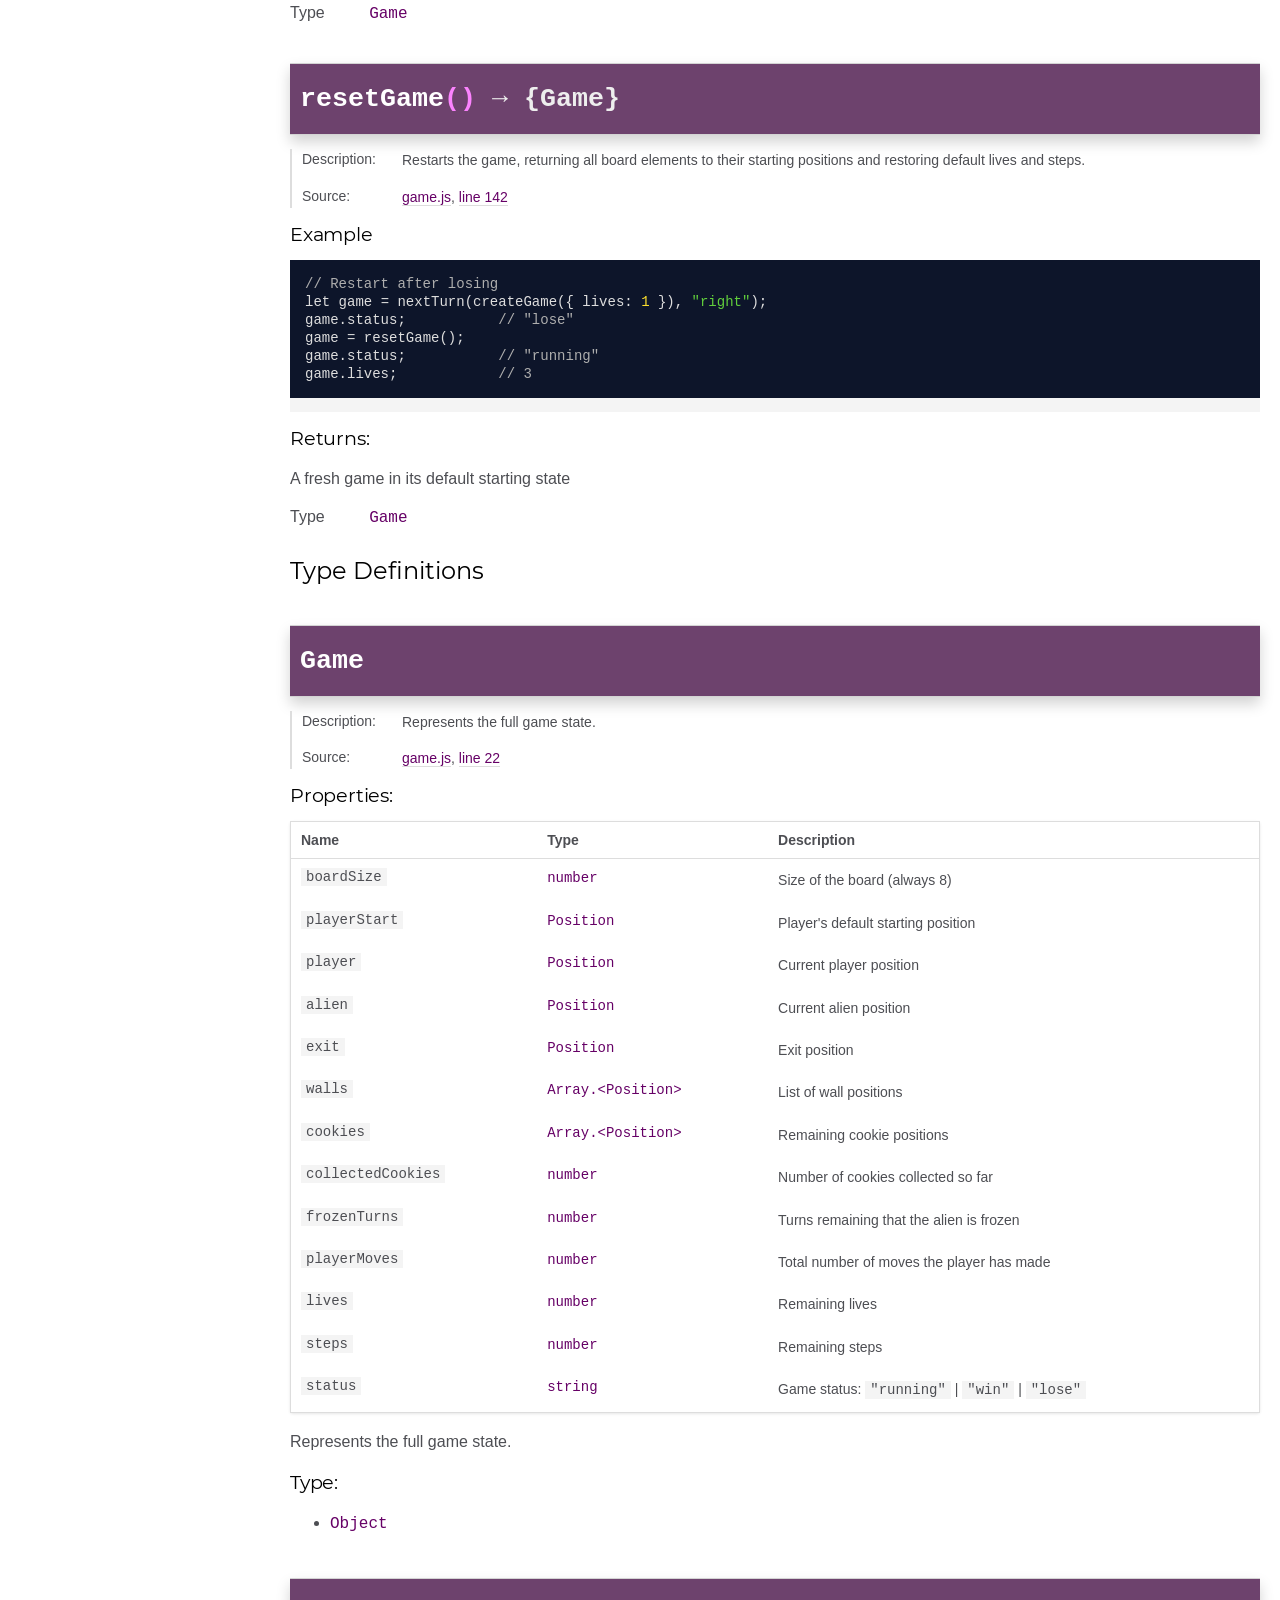
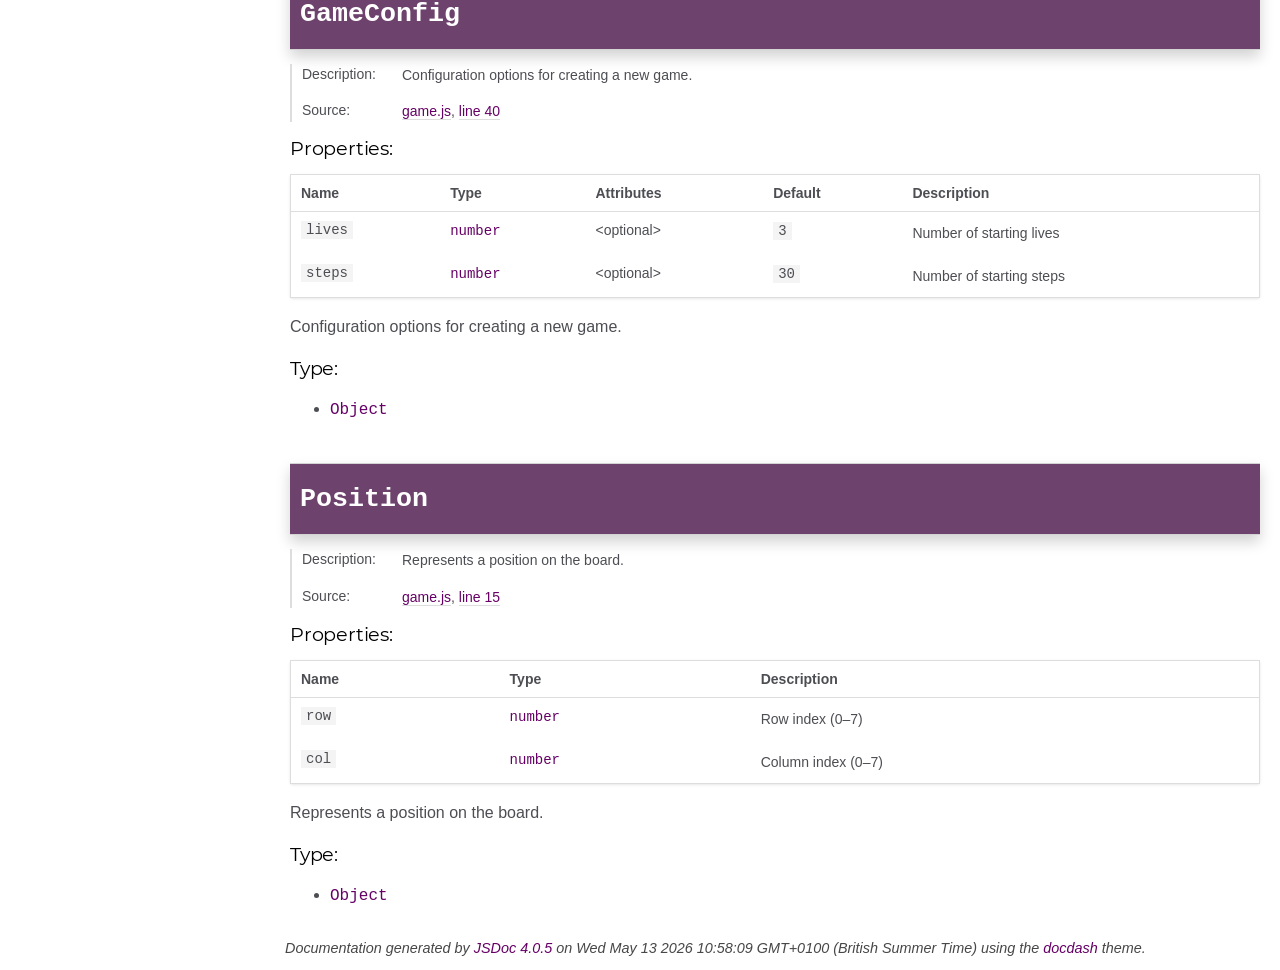
<file: Computing-2-Submission_副本/docs/module-game.html>
<!DOCTYPE html>
<html lang="en">
<head>
    
    <meta charset="utf-8">
    <title>game - Documentation</title>
    
    
    <script src="scripts/prettify/prettify.js"></script>
    <script src="scripts/prettify/lang-css.js"></script>
    <!--[if lt IE 9]>
      <script src="//html5shiv.googlecode.com/svn/trunk/html5.js"></script>
    <![endif]-->
    <link type="text/css" rel="stylesheet" href="styles/prettify.css">
    <link type="text/css" rel="stylesheet" href="styles/jsdoc.css">
    <script src="scripts/nav.js" defer></script>
    
    <meta name="viewport" content="width=device-width, initial-scale=1.0">
</head>
<body>

<input type="checkbox" id="nav-trigger" class="nav-trigger" />
<label for="nav-trigger" class="navicon-button x">
  <div class="navicon"></div>
</label>

<label for="nav-trigger" class="overlay"></label>

<nav >
    
    
    <h2><a href="index.html">Home</a></h2><h3>Modules</h3><ul><li><a href="module-game.html">game</a><ul class='methods'><li data-type='method'><a href="module-game.html#.checkCollision">checkCollision</a></li><li data-type='method'><a href="module-game.html#.checkLose">checkLose</a></li><li data-type='method'><a href="module-game.html#.checkWin">checkWin</a></li><li data-type='method'><a href="module-game.html#.collectCookie">collectCookie</a></li><li data-type='method'><a href="module-game.html#.createGame">createGame</a></li><li data-type='method'><a href="module-game.html#.getGameState">getGameState</a></li><li data-type='method'><a href="module-game.html#.isValidMove">isValidMove</a></li><li data-type='method'><a href="module-game.html#.moveAlien">moveAlien</a></li><li data-type='method'><a href="module-game.html#.movePlayer">movePlayer</a></li><li data-type='method'><a href="module-game.html#.nextTurn">nextTurn</a></li><li data-type='method'><a href="module-game.html#.resetGame">resetGame</a></li></ul></li></ul>
    
</nav>

<div id="main">
    
    <h1 class="page-title">game</h1>
    

    




<section>

<header>
    
        
            
        
    
</header>

<article>
    
        <div class="container-overview">
        
            
                <div class="description usertext"><p>Space Maze Chase - Core Game Logic
A turn-based 8×8 space board game. The player moves one square per turn,
while the alien advances towards the player. The player must collect cookies,
avoid the alien, and reach the exit before running out of lives or steps.</p></div>
            

            
                




<dl class="details">
    
    <dt class="tag-description">Description:</dt>
    <dd class="tag-description"><ul class="dummy"><li><p>Space Maze Chase - Core Game Logic
A turn-based 8×8 space board game. The player moves one square per turn,
while the alien advances towards the player. The player must collect cookies,
avoid the alien, and reach the exit before running out of lives or steps.</p></li></ul></dd>
    

    
    <dt class="tag-source">Source:</dt>
    <dd class="tag-source"><ul class="dummy"><li>
        <a href="game.js.html">game.js</a>, <a href="game.js.html#line1">line 1</a>
    </li></ul></dd>
    

    

    

    

    

    

    

    

    

    

    

    

    

    

    

    
</dl>






























            
        
        </div>
    

    

    

    
    
    

     

    

    

    
        <h3 class="subsection-title">Methods</h3>

        
            

    

    <h4 class="name" id=".checkCollision"><span class="type-signature type-signature-static">(static) </span>checkCollision<span class="signature">(game)</span><span class="type-signature"> &rarr; {Game}</span></h4>

    




<dl class="details">
    
    <dt class="tag-description">Description:</dt>
    <dd class="tag-description"><ul class="dummy"><li><p>Checks whether the alien has caught the player.
If so, the player loses one life and is returned to their starting position.
If no lives remain, the game ends immediately with a loss.
Has no effect if the player and alien are not on the same square.</p></li></ul></dd>
    

    
    <dt class="tag-source">Source:</dt>
    <dd class="tag-source"><ul class="dummy"><li>
        <a href="game.js.html">game.js</a>, <a href="game.js.html#line395">line 395</a>
    </li></ul></dd>
    

    

    

    

    

    

    

    

    

    

    

    

    

    

    

    
</dl>











    <h5 class="h5-examples">Examples</h5>
    
    <pre class="prettyprint"><code>// Player and alien share a square — player loses a life and respawns
const caught = { ...createGame(), player: { row: 7, col: 0 } };
const next = checkCollision(caught);
next.lives;    // 2
next.player;   // { row: 1, col: 0 } — back at start</code></pre>

    <pre class="prettyprint"><code>// Last life lost — game ends
const lastLife = { ...createGame(), lives: 1, player: { row: 7, col: 0 } };
const next = checkCollision(lastLife);
next.status;   // "lose"</code></pre>




    <h5 class="h5-parameters">Parameters:</h5>
    

<table class="params">
    <thead>
    <tr>
        
        <th>Name</th>
        

        <th>Type</th>

        

        

        <th class="last">Description</th>
    </tr>
    </thead>

    <tbody>
    

        <tr>
            
                <td class="name"><code>game</code></td>
            

            <td class="type">
            
                
<span class="param-type">Game</span>



            
            </td>

            

            

            <td class="description last"><p>Current game state</p></td>
        </tr>

    
    </tbody>
</table>
















<h5 class="h5-returns">Returns:</h5>

        
<div class="param-desc">
    <p>Updated game state with one fewer life and the player
repositioned, or the game ended if no lives remain,
or the original state if no collision occurred</p>
</div>



<dl class="param-type">
    <dt>
        Type
    </dt>
    <dd>
        
<span class="param-type">Game</span>



    </dd>
</dl>

    



        
            

    

    <h4 class="name" id=".checkLose"><span class="type-signature type-signature-static">(static) </span>checkLose<span class="signature">(game)</span><span class="type-signature"> &rarr; {boolean}</span></h4>

    




<dl class="details">
    
    <dt class="tag-description">Description:</dt>
    <dd class="tag-description"><ul class="dummy"><li><p>Returns <code>true</code> if the game is over due to the player having no lives
or no steps remaining.</p></li></ul></dd>
    

    
    <dt class="tag-source">Source:</dt>
    <dd class="tag-source"><ul class="dummy"><li>
        <a href="game.js.html">game.js</a>, <a href="game.js.html#line462">line 462</a>
    </li></ul></dd>
    

    

    

    

    

    

    

    

    

    

    

    

    

    

    

    
</dl>











    <h5 class="h5-examples">Examples</h5>
    
    <pre class="prettyprint"><code>// Game still in progress
checkLose(createGame()); // → false</code></pre>

    <pre class="prettyprint"><code>// No steps remaining
const noSteps = { ...createGame(), steps: 0 };
checkLose(noSteps);      // → true</code></pre>

    <pre class="prettyprint"><code>// No lives remaining
const noLives = { ...createGame(), lives: 0 };
checkLose(noLives);      // → true</code></pre>




    <h5 class="h5-parameters">Parameters:</h5>
    

<table class="params">
    <thead>
    <tr>
        
        <th>Name</th>
        

        <th>Type</th>

        

        

        <th class="last">Description</th>
    </tr>
    </thead>

    <tbody>
    

        <tr>
            
                <td class="name"><code>game</code></td>
            

            <td class="type">
            
                
<span class="param-type">Game</span>



            
            </td>

            

            

            <td class="description last"><p>Current game state</p></td>
        </tr>

    
    </tbody>
</table>
















<h5 class="h5-returns">Returns:</h5>

        
<div class="param-desc">
    <p><code>true</code> if the player has lost, <code>false</code> otherwise</p>
</div>



<dl class="param-type">
    <dt>
        Type
    </dt>
    <dd>
        
<span class="param-type">boolean</span>



    </dd>
</dl>

    



        
            

    

    <h4 class="name" id=".checkWin"><span class="type-signature type-signature-static">(static) </span>checkWin<span class="signature">(game)</span><span class="type-signature"> &rarr; {boolean}</span></h4>

    




<dl class="details">
    
    <dt class="tag-description">Description:</dt>
    <dd class="tag-description"><ul class="dummy"><li><p>Returns <code>true</code> if the player has reached the exit.</p></li></ul></dd>
    

    
    <dt class="tag-source">Source:</dt>
    <dd class="tag-source"><ul class="dummy"><li>
        <a href="game.js.html">game.js</a>, <a href="game.js.html#line434">line 434</a>
    </li></ul></dd>
    

    

    

    

    

    

    

    

    

    

    

    

    

    

    

    
</dl>











    <h5 class="h5-examples">Examples</h5>
    
    <pre class="prettyprint"><code>// Player has not yet reached the exit
checkWin(createGame()); // → false</code></pre>

    <pre class="prettyprint"><code>// Player is on the exit square
const atExit = { ...createGame(), player: { row: 0, col: 7 } };
checkWin(atExit);       // → true</code></pre>




    <h5 class="h5-parameters">Parameters:</h5>
    

<table class="params">
    <thead>
    <tr>
        
        <th>Name</th>
        

        <th>Type</th>

        

        

        <th class="last">Description</th>
    </tr>
    </thead>

    <tbody>
    

        <tr>
            
                <td class="name"><code>game</code></td>
            

            <td class="type">
            
                
<span class="param-type">Game</span>



            
            </td>

            

            

            <td class="description last"><p>Current game state</p></td>
        </tr>

    
    </tbody>
</table>
















<h5 class="h5-returns">Returns:</h5>

        
<div class="param-desc">
    <p><code>true</code> if the player is on the exit square, <code>false</code> otherwise</p>
</div>



<dl class="param-type">
    <dt>
        Type
    </dt>
    <dd>
        
<span class="param-type">boolean</span>



    </dd>
</dl>

    



        
            

    

    <h4 class="name" id=".collectCookie"><span class="type-signature type-signature-static">(static) </span>collectCookie<span class="signature">(game)</span><span class="type-signature"> &rarr; {Game}</span></h4>

    




<dl class="details">
    
    <dt class="tag-description">Description:</dt>
    <dd class="tag-description"><ul class="dummy"><li><p>Picks up a cookie if the player is standing on one,
adding it to the player's collection.
Has no effect if there is no cookie at the player's current position.</p></li></ul></dd>
    

    
    <dt class="tag-source">Source:</dt>
    <dd class="tag-source"><ul class="dummy"><li>
        <a href="game.js.html">game.js</a>, <a href="game.js.html#line355">line 355</a>
    </li></ul></dd>
    

    

    

    

    

    

    

    

    

    

    

    

    

    

    

    
</dl>











    <h5 class="h5-examples">Examples</h5>
    
    <pre class="prettyprint"><code>// Player lands on a cookie square
const withCookie = { ...createGame(), player: { row: 0, col: 1 } };
const next = collectCookie(withCookie);
next.collectedCookies; // 1
next.cookies.length;   // 3 — one fewer remaining</code></pre>

    <pre class="prettyprint"><code>// No cookie at the player's position — state is unchanged
const noCookie = collectCookie(createGame());
noCookie.collectedCookies; // 0</code></pre>




    <h5 class="h5-parameters">Parameters:</h5>
    

<table class="params">
    <thead>
    <tr>
        
        <th>Name</th>
        

        <th>Type</th>

        

        

        <th class="last">Description</th>
    </tr>
    </thead>

    <tbody>
    

        <tr>
            
                <td class="name"><code>game</code></td>
            

            <td class="type">
            
                
<span class="param-type">Game</span>



            
            </td>

            

            

            <td class="description last"><p>Current game state</p></td>
        </tr>

    
    </tbody>
</table>
















<h5 class="h5-returns">Returns:</h5>

        
<div class="param-desc">
    <p>Updated game state with one fewer cookie on the board
and the collected count incremented,
or the original state if no cookie was present</p>
</div>



<dl class="param-type">
    <dt>
        Type
    </dt>
    <dd>
        
<span class="param-type">Game</span>



    </dd>
</dl>

    



        
            

    

    <h4 class="name" id=".createGame"><span class="type-signature type-signature-static">(static) </span>createGame<span class="signature">(config<span class="signature-attributes">opt</span>)</span><span class="type-signature"> &rarr; {Game}</span></h4>

    




<dl class="details">
    
    <dt class="tag-description">Description:</dt>
    <dd class="tag-description"><ul class="dummy"><li><p>Creates a new game with a fixed 8×8 board layout, including the player,
alien, exit, walls, and cookies at their starting positions.</p>
<p>The player starts at (row 1, col 0) and must navigate to the exit at
(row 0, col 7) while avoiding the alien, which begins at (row 7, col 0).</p></li></ul></dd>
    

    
    <dt class="tag-source">Source:</dt>
    <dd class="tag-source"><ul class="dummy"><li>
        <a href="game.js.html">game.js</a>, <a href="game.js.html#line74">line 74</a>
    </li></ul></dd>
    

    

    

    

    

    

    

    

    

    

    

    

    

    

    

    
</dl>











    <h5 class="h5-examples">Examples</h5>
    
    <pre class="prettyprint"><code>// Start a game with default settings (3 lives, 30 steps)
const game = createGame();
game.status;           // "running"
game.lives;            // 3
game.steps;            // 30</code></pre>

    <pre class="prettyprint"><code>// Start a harder game with fewer lives and steps
const game = createGame({ lives: 1, steps: 20 });
game.lives;            // 1
game.steps;            // 20</code></pre>




    <h5 class="h5-parameters">Parameters:</h5>
    

<table class="params">
    <thead>
    <tr>
        
        <th>Name</th>
        

        <th>Type</th>

        
        <th>Attributes</th>
        

        
        <th>Default</th>
        

        <th class="last">Description</th>
    </tr>
    </thead>

    <tbody>
    

        <tr>
            
                <td class="name"><code>config</code></td>
            

            <td class="type">
            
                
<span class="param-type">GameConfig</span>



            
            </td>

            
                <td class="attributes">
                
                    &lt;optional><br>
                

                

                
                </td>
            

            
                <td class="default">
                
                    <code>{}</code>
                
                </td>
            

            <td class="description last"><p>Optional configuration overrides</p></td>
        </tr>

    
    </tbody>
</table>
















<h5 class="h5-returns">Returns:</h5>

        
<div class="param-desc">
    <p>A freshly initialised game ready to play</p>
</div>



<dl class="param-type">
    <dt>
        Type
    </dt>
    <dd>
        
<span class="param-type">Game</span>



    </dd>
</dl>

    



        
            

    

    <h4 class="name" id=".getGameState"><span class="type-signature type-signature-static">(static) </span>getGameState<span class="signature">(game)</span><span class="type-signature"> &rarr; {Object}</span></h4>

    




<dl class="details">
    
    <dt class="tag-description">Description:</dt>
    <dd class="tag-description"><ul class="dummy"><li><p>Returns a summary of the current game state, including the positions of
all key entities, the player's remaining resources, and the overall status.</p></li></ul></dd>
    

    
    <dt class="tag-source">Source:</dt>
    <dd class="tag-source"><ul class="dummy"><li>
        <a href="game.js.html">game.js</a>, <a href="game.js.html#line492">line 492</a>
    </li></ul></dd>
    

    

    

    

    

    

    

    

    

    

    

    

    

    

    

    
</dl>











    <h5 class="h5-examples">Example</h5>
    
    <pre class="prettyprint"><code>// Inspect the state at the start of a game
const state = getGameState(createGame());
state.status;           // "running"
state.lives;            // 3
state.remainingCookies; // 4
state.collectedCookies; // 0</code></pre>




    <h5 class="h5-parameters">Parameters:</h5>
    

<table class="params">
    <thead>
    <tr>
        
        <th>Name</th>
        

        <th>Type</th>

        

        

        <th class="last">Description</th>
    </tr>
    </thead>

    <tbody>
    

        <tr>
            
                <td class="name"><code>game</code></td>
            

            <td class="type">
            
                
<span class="param-type">Game</span>



            
            </td>

            

            

            <td class="description last"><p>Current game state</p></td>
        </tr>

    
    </tbody>
</table>
















<h5 class="h5-returns">Returns:</h5>

        
<div class="param-desc">
    <p>A snapshot of the current game state</p>
</div>



<dl class="param-type">
    <dt>
        Type
    </dt>
    <dd>
        
<span class="param-type">Object</span>



    </dd>
</dl>

    



        
            

    

    <h4 class="name" id=".isValidMove"><span class="type-signature type-signature-static">(static) </span>isValidMove<span class="signature">(game, pos)</span><span class="type-signature"> &rarr; {boolean}</span></h4>

    




<dl class="details">
    
    <dt class="tag-description">Description:</dt>
    <dd class="tag-description"><ul class="dummy"><li><p>Checks whether the player can move to a given position —
i.e. the position is inside the board and not blocked by a wall.</p></li></ul></dd>
    

    
    <dt class="tag-source">Source:</dt>
    <dd class="tag-source"><ul class="dummy"><li>
        <a href="game.js.html">game.js</a>, <a href="game.js.html#line170">line 170</a>
    </li></ul></dd>
    

    

    

    

    

    

    

    

    

    

    

    

    

    

    

    
</dl>











    <h5 class="h5-examples">Examples</h5>
    
    <pre class="prettyprint"><code>// An open cell is reachable
isValidMove(game, { row: 3, col: 4 });  // → true</code></pre>

    <pre class="prettyprint"><code>// A wall blocks movement
isValidMove(game, { row: 0, col: 3 });  // → false</code></pre>

    <pre class="prettyprint"><code>// Outside the board is not reachable
isValidMove(game, { row: -1, col: 0 }); // → false</code></pre>




    <h5 class="h5-parameters">Parameters:</h5>
    

<table class="params">
    <thead>
    <tr>
        
        <th>Name</th>
        

        <th>Type</th>

        

        

        <th class="last">Description</th>
    </tr>
    </thead>

    <tbody>
    

        <tr>
            
                <td class="name"><code>game</code></td>
            

            <td class="type">
            
                
<span class="param-type">Game</span>



            
            </td>

            

            

            <td class="description last"><p>Current game state</p></td>
        </tr>

    

        <tr>
            
                <td class="name"><code>pos</code></td>
            

            <td class="type">
            
                
<span class="param-type">Position</span>



            
            </td>

            

            

            <td class="description last"><p>The position to check</p></td>
        </tr>

    
    </tbody>
</table>
















<h5 class="h5-returns">Returns:</h5>

        
<div class="param-desc">
    <p><code>true</code> if the position is reachable, <code>false</code> otherwise</p>
</div>



<dl class="param-type">
    <dt>
        Type
    </dt>
    <dd>
        
<span class="param-type">boolean</span>



    </dd>
</dl>

    



        
            

    

    <h4 class="name" id=".moveAlien"><span class="type-signature type-signature-static">(static) </span>moveAlien<span class="signature">(game)</span><span class="type-signature"> &rarr; {Game}</span></h4>

    




<dl class="details">
    
    <dt class="tag-description">Description:</dt>
    <dd class="tag-description"><ul class="dummy"><li><p>Moves the alien one step closer to the player.
The alien can pass through walls and moves along whichever axis
has the greater distance to the player.</p>
<p>Has no effect if the game has already ended.</p></li></ul></dd>
    

    
    <dt class="tag-source">Source:</dt>
    <dd class="tag-source"><ul class="dummy"><li>
        <a href="game.js.html">game.js</a>, <a href="game.js.html#line300">line 300</a>
    </li></ul></dd>
    

    

    

    

    

    

    

    

    

    

    

    

    

    

    

    
</dl>











    <h5 class="h5-examples">Example</h5>
    
    <pre class="prettyprint"><code>// Alien moves one step closer to the player each time it acts
const game = createGame();
// alien starts at { row: 7, col: 0 }, player at { row: 1, col: 0 }
const next = moveAlien(game);
next.alien;    // { row: 6, col: 0 } — moved up toward the player</code></pre>




    <h5 class="h5-parameters">Parameters:</h5>
    

<table class="params">
    <thead>
    <tr>
        
        <th>Name</th>
        

        <th>Type</th>

        

        

        <th class="last">Description</th>
    </tr>
    </thead>

    <tbody>
    

        <tr>
            
                <td class="name"><code>game</code></td>
            

            <td class="type">
            
                
<span class="param-type">Game</span>



            
            </td>

            

            

            <td class="description last"><p>Current game state</p></td>
        </tr>

    
    </tbody>
</table>
















<h5 class="h5-returns">Returns:</h5>

        
<div class="param-desc">
    <p>Updated game state with the alien's new position</p>
</div>



<dl class="param-type">
    <dt>
        Type
    </dt>
    <dd>
        
<span class="param-type">Game</span>



    </dd>
</dl>

    



        
            

    

    <h4 class="name" id=".movePlayer"><span class="type-signature type-signature-static">(static) </span>movePlayer<span class="signature">(game, direction)</span><span class="type-signature"> &rarr; {Game}</span></h4>

    




<dl class="details">
    
    <dt class="tag-description">Description:</dt>
    <dd class="tag-description"><ul class="dummy"><li><p>Attempts to move the player one square in the given direction.
The move is ignored if the destination is a wall or outside the board.
Has no effect if the game has already ended.</p></li></ul></dd>
    

    
    <dt class="tag-source">Source:</dt>
    <dd class="tag-source"><ul class="dummy"><li>
        <a href="game.js.html">game.js</a>, <a href="game.js.html#line204">line 204</a>
    </li></ul></dd>
    

    

    

    

    

    

    

    

    

    

    

    

    

    

    

    
</dl>











    <h5 class="h5-examples">Examples</h5>
    
    <pre class="prettyprint"><code>// Moving into an open cell succeeds
const game = createGame();
const next = movePlayer(game, "right");
next.player;   // { row: 1, col: 1 }
game.player;   // { row: 1, col: 0 } — original state is unchanged</code></pre>

    <pre class="prettyprint"><code>// Moving into a wall is ignored
const blocked = movePlayer(game, "up");
blocked.player; // { row: 1, col: 0 } — player did not move</code></pre>




    <h5 class="h5-parameters">Parameters:</h5>
    

<table class="params">
    <thead>
    <tr>
        
        <th>Name</th>
        

        <th>Type</th>

        

        

        <th class="last">Description</th>
    </tr>
    </thead>

    <tbody>
    

        <tr>
            
                <td class="name"><code>game</code></td>
            

            <td class="type">
            
                
<span class="param-type">Game</span>



            
            </td>

            

            

            <td class="description last"><p>Current game state</p></td>
        </tr>

    

        <tr>
            
                <td class="name"><code>direction</code></td>
            

            <td class="type">
            
                
<span class="param-type">"up"</span>
|

<span class="param-type">"down"</span>
|

<span class="param-type">"left"</span>
|

<span class="param-type">"right"</span>



            
            </td>

            

            

            <td class="description last"><p>Direction to move</p></td>
        </tr>

    
    </tbody>
</table>
















<h5 class="h5-returns">Returns:</h5>

        
<div class="param-desc">
    <p>Updated game state with the player at the new position,
or the original state if the move was not possible</p>
</div>



<dl class="param-type">
    <dt>
        Type
    </dt>
    <dd>
        
<span class="param-type">Game</span>



    </dd>
</dl>

    



        
            

    

    <h4 class="name" id=".nextTurn"><span class="type-signature type-signature-static">(static) </span>nextTurn<span class="signature">(game, direction)</span><span class="type-signature"> &rarr; {Game}</span></h4>

    




<dl class="details">
    
    <dt class="tag-description">Description:</dt>
    <dd class="tag-description"><ul class="dummy"><li><p>Advances the game by one full turn in response to the player's chosen direction.</p>
<p>Each turn the player moves, picks up any cookie on their new square,
and is checked for a collision with the alien. If the player reaches the exit
they win immediately. The alien then takes a step every two player moves,
after which collisions are checked again. The player's step count decreases
by one; if no steps or lives remain, the game is lost.</p>
<p>Has no effect if the game has already ended.</p></li></ul></dd>
    

    
    <dt class="tag-source">Source:</dt>
    <dd class="tag-source"><ul class="dummy"><li>
        <a href="game.js.html">game.js</a>, <a href="game.js.html#line255">line 255</a>
    </li></ul></dd>
    

    

    

    

    

    

    

    

    

    

    

    

    

    

    

    
</dl>











    <h5 class="h5-examples">Examples</h5>
    
    <pre class="prettyprint"><code>// A normal turn moves the player and spends a step
const game = createGame();
const next = nextTurn(game, "right");
next.player;   // { row: 1, col: 1 }
next.steps;    // 29</code></pre>

    <pre class="prettyprint"><code>// Reaching the exit ends the game immediately
// (assuming the player is one step away from the exit)
const atExit = nextTurn(nearExitGame, "right");
atExit.status; // "win"</code></pre>




    <h5 class="h5-parameters">Parameters:</h5>
    

<table class="params">
    <thead>
    <tr>
        
        <th>Name</th>
        

        <th>Type</th>

        

        

        <th class="last">Description</th>
    </tr>
    </thead>

    <tbody>
    

        <tr>
            
                <td class="name"><code>game</code></td>
            

            <td class="type">
            
                
<span class="param-type">Game</span>



            
            </td>

            

            

            <td class="description last"><p>Current game state</p></td>
        </tr>

    

        <tr>
            
                <td class="name"><code>direction</code></td>
            

            <td class="type">
            
                
<span class="param-type">"up"</span>
|

<span class="param-type">"down"</span>
|

<span class="param-type">"left"</span>
|

<span class="param-type">"right"</span>



            
            </td>

            

            

            <td class="description last"><p>Player's chosen direction</p></td>
        </tr>

    
    </tbody>
</table>
















<h5 class="h5-returns">Returns:</h5>

        
<div class="param-desc">
    <p>New game state after the turn resolves</p>
</div>



<dl class="param-type">
    <dt>
        Type
    </dt>
    <dd>
        
<span class="param-type">Game</span>



    </dd>
</dl>

    



        
            

    

    <h4 class="name" id=".resetGame"><span class="type-signature type-signature-static">(static) </span>resetGame<span class="signature">()</span><span class="type-signature"> &rarr; {Game}</span></h4>

    




<dl class="details">
    
    <dt class="tag-description">Description:</dt>
    <dd class="tag-description"><ul class="dummy"><li><p>Restarts the game, returning all board elements to their starting positions
and restoring default lives and steps.</p></li></ul></dd>
    

    
    <dt class="tag-source">Source:</dt>
    <dd class="tag-source"><ul class="dummy"><li>
        <a href="game.js.html">game.js</a>, <a href="game.js.html#line142">line 142</a>
    </li></ul></dd>
    

    

    

    

    

    

    

    

    

    

    

    

    

    

    

    
</dl>











    <h5 class="h5-examples">Example</h5>
    
    <pre class="prettyprint"><code>// Restart after losing
let game = nextTurn(createGame({ lives: 1 }), "right");
game.status;           // "lose"
game = resetGame();
game.status;           // "running"
game.lives;            // 3</code></pre>


















<h5 class="h5-returns">Returns:</h5>

        
<div class="param-desc">
    <p>A fresh game in its default starting state</p>
</div>



<dl class="param-type">
    <dt>
        Type
    </dt>
    <dd>
        
<span class="param-type">Game</span>



    </dd>
</dl>

    



        
    

    
        <h3 class="subsection-title">Type Definitions</h3>

        
                
<h4 class="name" id="~Game">Game</h4>





<dl class="details">
    
    <dt class="tag-description">Description:</dt>
    <dd class="tag-description"><ul class="dummy"><li><p>Represents the full game state.</p></li></ul></dd>
    

    
    <dt class="tag-source">Source:</dt>
    <dd class="tag-source"><ul class="dummy"><li>
        <a href="game.js.html">game.js</a>, <a href="game.js.html#line22">line 22</a>
    </li></ul></dd>
    

    

    

    

    

    

    

    

    

    

    

    

    

    

    

    
</dl>



    <h5 class="subsection-title">Properties:</h5>

    

<table class="props">
    <thead>
    <tr>
        
        <th>Name</th>
        

        <th>Type</th>

        

        

        <th class="last">Description</th>
    </tr>
    </thead>

    <tbody>
    

        <tr>
            
                <td class="name"><code>boardSize</code></td>
            

            <td class="type">
            
                
<span class="param-type">number</span>



            
            </td>

            

            

            <td class="description last"><p>Size of the board (always 8)</p></td>
        </tr>

    

        <tr>
            
                <td class="name"><code>playerStart</code></td>
            

            <td class="type">
            
                
<span class="param-type">Position</span>



            
            </td>

            

            

            <td class="description last"><p>Player's default starting position</p></td>
        </tr>

    

        <tr>
            
                <td class="name"><code>player</code></td>
            

            <td class="type">
            
                
<span class="param-type">Position</span>



            
            </td>

            

            

            <td class="description last"><p>Current player position</p></td>
        </tr>

    

        <tr>
            
                <td class="name"><code>alien</code></td>
            

            <td class="type">
            
                
<span class="param-type">Position</span>



            
            </td>

            

            

            <td class="description last"><p>Current alien position</p></td>
        </tr>

    

        <tr>
            
                <td class="name"><code>exit</code></td>
            

            <td class="type">
            
                
<span class="param-type">Position</span>



            
            </td>

            

            

            <td class="description last"><p>Exit position</p></td>
        </tr>

    

        <tr>
            
                <td class="name"><code>walls</code></td>
            

            <td class="type">
            
                
<span class="param-type">Array.&lt;Position></span>



            
            </td>

            

            

            <td class="description last"><p>List of wall positions</p></td>
        </tr>

    

        <tr>
            
                <td class="name"><code>cookies</code></td>
            

            <td class="type">
            
                
<span class="param-type">Array.&lt;Position></span>



            
            </td>

            

            

            <td class="description last"><p>Remaining cookie positions</p></td>
        </tr>

    

        <tr>
            
                <td class="name"><code>collectedCookies</code></td>
            

            <td class="type">
            
                
<span class="param-type">number</span>



            
            </td>

            

            

            <td class="description last"><p>Number of cookies collected so far</p></td>
        </tr>

    

        <tr>
            
                <td class="name"><code>frozenTurns</code></td>
            

            <td class="type">
            
                
<span class="param-type">number</span>



            
            </td>

            

            

            <td class="description last"><p>Turns remaining that the alien is frozen</p></td>
        </tr>

    

        <tr>
            
                <td class="name"><code>playerMoves</code></td>
            

            <td class="type">
            
                
<span class="param-type">number</span>



            
            </td>

            

            

            <td class="description last"><p>Total number of moves the player has made</p></td>
        </tr>

    

        <tr>
            
                <td class="name"><code>lives</code></td>
            

            <td class="type">
            
                
<span class="param-type">number</span>



            
            </td>

            

            

            <td class="description last"><p>Remaining lives</p></td>
        </tr>

    

        <tr>
            
                <td class="name"><code>steps</code></td>
            

            <td class="type">
            
                
<span class="param-type">number</span>



            
            </td>

            

            

            <td class="description last"><p>Remaining steps</p></td>
        </tr>

    

        <tr>
            
                <td class="name"><code>status</code></td>
            

            <td class="type">
            
                
<span class="param-type">string</span>



            
            </td>

            

            

            <td class="description last"><p>Game status: <code>&quot;running&quot;</code> | <code>&quot;win&quot;</code> | <code>&quot;lose&quot;</code></p></td>
        </tr>

    
    </tbody>
</table>






<div class="description usertext">
    <p>Represents the full game state.</p>
</div>



    <h5 class="h5-types">Type:</h5>
    <ul>
        <li>
            
<span class="param-type">Object</span>



        </li>
    </ul>






            
                
<h4 class="name" id="~GameConfig">GameConfig</h4>





<dl class="details">
    
    <dt class="tag-description">Description:</dt>
    <dd class="tag-description"><ul class="dummy"><li><p>Configuration options for creating a new game.</p></li></ul></dd>
    

    
    <dt class="tag-source">Source:</dt>
    <dd class="tag-source"><ul class="dummy"><li>
        <a href="game.js.html">game.js</a>, <a href="game.js.html#line40">line 40</a>
    </li></ul></dd>
    

    

    

    

    

    

    

    

    

    

    

    

    

    

    

    
</dl>



    <h5 class="subsection-title">Properties:</h5>

    

<table class="props">
    <thead>
    <tr>
        
        <th>Name</th>
        

        <th>Type</th>

        
        <th>Attributes</th>
        

        
        <th>Default</th>
        

        <th class="last">Description</th>
    </tr>
    </thead>

    <tbody>
    

        <tr>
            
                <td class="name"><code>lives</code></td>
            

            <td class="type">
            
                
<span class="param-type">number</span>



            
            </td>

            
                <td class="attributes">
                
                    &lt;optional><br>
                

                
                </td>
            

            
                <td class="default">
                
                    <code>3</code>
                
                </td>
            

            <td class="description last"><p>Number of starting lives</p></td>
        </tr>

    

        <tr>
            
                <td class="name"><code>steps</code></td>
            

            <td class="type">
            
                
<span class="param-type">number</span>



            
            </td>

            
                <td class="attributes">
                
                    &lt;optional><br>
                

                
                </td>
            

            
                <td class="default">
                
                    <code>30</code>
                
                </td>
            

            <td class="description last"><p>Number of starting steps</p></td>
        </tr>

    
    </tbody>
</table>






<div class="description usertext">
    <p>Configuration options for creating a new game.</p>
</div>



    <h5 class="h5-types">Type:</h5>
    <ul>
        <li>
            
<span class="param-type">Object</span>



        </li>
    </ul>






            
                
<h4 class="name" id="~Position">Position</h4>





<dl class="details">
    
    <dt class="tag-description">Description:</dt>
    <dd class="tag-description"><ul class="dummy"><li><p>Represents a position on the board.</p></li></ul></dd>
    

    
    <dt class="tag-source">Source:</dt>
    <dd class="tag-source"><ul class="dummy"><li>
        <a href="game.js.html">game.js</a>, <a href="game.js.html#line15">line 15</a>
    </li></ul></dd>
    

    

    

    

    

    

    

    

    

    

    

    

    

    

    

    
</dl>



    <h5 class="subsection-title">Properties:</h5>

    

<table class="props">
    <thead>
    <tr>
        
        <th>Name</th>
        

        <th>Type</th>

        

        

        <th class="last">Description</th>
    </tr>
    </thead>

    <tbody>
    

        <tr>
            
                <td class="name"><code>row</code></td>
            

            <td class="type">
            
                
<span class="param-type">number</span>



            
            </td>

            

            

            <td class="description last"><p>Row index (0–7)</p></td>
        </tr>

    

        <tr>
            
                <td class="name"><code>col</code></td>
            

            <td class="type">
            
                
<span class="param-type">number</span>



            
            </td>

            

            

            <td class="description last"><p>Column index (0–7)</p></td>
        </tr>

    
    </tbody>
</table>






<div class="description usertext">
    <p>Represents a position on the board.</p>
</div>



    <h5 class="h5-types">Type:</h5>
    <ul>
        <li>
            
<span class="param-type">Object</span>



        </li>
    </ul>






            
    

    
</article>

</section>




    
    
</div>

<br class="clear">

<footer>
    Documentation generated by <a href="https://github.com/jsdoc3/jsdoc">JSDoc 4.0.5</a> on Wed May 13 2026 10:58:09 GMT+0100 (British Summer Time) using the <a href="https://github.com/clenemt/docdash">docdash</a> theme.
</footer>

<script>prettyPrint();</script>
<script src="scripts/polyfill.js"></script>
<script src="scripts/linenumber.js"></script>



    <link type="text/css" rel="stylesheet" href="custom.css">
    
</body>
</html>
</file>
<file: Computing-2-Submission_副本/docs/styles/prettify.css>
.pln {
  color: #ddd;
}

/* string content */
.str {
  color: #61ce3c;
}

/* a keyword */
.kwd {
  color: #fbde2d;
}

/* a comment */
.com {
  color: #aeaeae;
}

/* a type name */
.typ {
  color: #8da6ce;
}

/* a literal value */
.lit {
  color: #fbde2d;
}

/* punctuation */
.pun {
  color: #ddd;
}

/* lisp open bracket */
.opn {
  color: #000000;
}

/* lisp close bracket */
.clo {
  color: #000000;
}

/* a markup tag name */
.tag {
  color: #8da6ce;
}

/* a markup attribute name */
.atn {
  color: #fbde2d;
}

/* a markup attribute value */
.atv {
  color: #ddd;
}

/* a declaration */
.dec {
  color: #EF5050;
}

/* a variable name */
.var {
  color: #c82829;
}

/* a function name */
.fun {
  color: #4271ae;
}

/* Specify class=linenums on a pre to get line numbering */
ol.linenums {
  margin-top: 0;
  margin-bottom: 0;
  padding-bottom: 2px;
}
</file>
<file: Computing-2-Submission_副本/docs/styles/jsdoc.css>
* {
  box-sizing: border-box
}

html, body {
  height: 100%;
  width: 100%;
}

body {
  color: #4d4e53;
  background-color: white;
  margin: 0 auto;
  padding: 0 20px;
  font-family: 'Helvetica Neue', Helvetica, sans-serif;
  font-size: 16px;
}

img {
  max-width: 100%;
}

a,
a:active {
  color: #606;
  text-decoration: none;
}

a:hover {
  text-decoration: none;
}

article a {
  border-bottom: 1px solid #ddd;
}

article a:hover, article a:active {
  border-bottom-color: #222;
}

article .description a {
    word-break: break-word;
}

p, ul, ol, blockquote {
  margin-bottom: 1em;
  line-height: 160%;
}

h1, h2, h3, h4, h5, h6 {
  font-family: 'Montserrat', sans-serif;
}

h1, h2, h3, h4, h5, h6 {
  color: #000;
  font-weight: 400;
  margin: 0;
}

h1 {
  font-weight: 300;
  font-size: 48px;
  margin: 1em 0 .5em;
}

h1.page-title {
  font-size: 48px;
  margin: 1em 30px;
  line-height: 100%;
  word-wrap: break-word;
}

h2 {
  font-size: 24px;
  margin: 1.5em 0 .3em;
}

h3 {
  font-size: 24px;
  margin: 1.2em 0 .3em;
}

h4 {
  font-size: 18px;
  margin: 1em 0 .2em;
  color: #4d4e53;
}

h4.name {
  color: #fff;
  background: #6d426d;
  box-shadow: 0 .25em .5em #d3d3d3;
  border-top: 1px solid #d3d3d3;
  border-bottom: 1px solid #d3d3d3;
  margin: 1.5em 0 0.5em;
  padding: .75em 0 .75em 10px;
}

h4.name a {
  color: #fc83ff;
}

h4.name a:hover {
  border-bottom-color: #fc83ff;
}

h5, .container-overview .subsection-title {
  font-size: 120%;
  letter-spacing: -0.01em;
  margin: 8px 0 3px 0;
}

h6 {
  font-size: 100%;
  letter-spacing: -0.01em;
  margin: 6px 0 3px 0;
  font-style: italic;
}

.usertext h1 {
  font-family: "Source Sans Pro";
  font-size: 24px;
  margin: 2.5em 0 1em;
  font-weight: 400;
}

.usertext h2 {
  font-family: "Source Sans Pro";
  font-size: 18px;
  margin: 2em 0 0.5em;
  font-weight: 400;

}

.usertext h3 {
  font-family: "Source Sans Pro";
  font-size: 15px;
  margin: 1.5em 0 0;
  font-weight: 400;
}

.usertext h4 {
  font-family: "Source Sans Pro";
  font-size: 14px;
  margin: 0 0 0;
  font-weight: 400;
}

.usertext h5 {
  font-size: 12px;
  margin: 1em 0 0;
  font-weight: normal;
  color: #666;
}

.usertext h6 {
  font-size: 11px;
  margin: 1em 0 0;
  font-weight: normal;
  font-style: normal;
  color: #666;
}


tt, code, kbd, samp, pre {
  font-family: Consolas, Monaco, 'Andale Mono', monospace;
  background: #f4f4f4;
}

tt, code, kbd, samp{
  padding: 1px 5px;
}

pre {
  padding-bottom: 1em;
}  

.class-description {
  font-size: 130%;
  line-height: 140%;
  margin-bottom: 1em;
  margin-top: 1em;
}

.class-description:empty {
  margin: 0
}

#main {
  float: right;
  width: calc(100% - 240px);
}

header {
  display: block
}

section {
  display: block;
  background-color: #fff;
  padding: 0 0 0 30px;
}

.variation {
  display: none
}

.signature-attributes {
  font-size: 60%;
  color: #eee;
  font-style: italic;
  font-weight: lighter;
}

nav {
  float: left;
  display: block;
  width: 250px;
  background: #fff;
  overflow: auto;
  position: fixed;
  height: 100%;
}

nav #nav-search{
    width: 210px;
    height: 30px;
    padding: 5px 10px;
    font-size: 12px;
    line-height: 1.5;
    border-radius: 3px;
    margin-right: 20px;
    margin-top: 20px;
}

nav.wrap a{
    word-wrap: break-word;
}

nav h3 {
  margin-top: 12px;
  font-size: 13px;
  text-transform: uppercase;
  letter-spacing: 1px;
  font-weight: 700;
  line-height: 24px;
  margin: 15px 0 10px;
  padding: 0;
  color: #000;
}

nav h3.collapsed_header {
  cursor: pointer;
}

nav ul {
  font-family: 'Lucida Grande', 'Lucida Sans Unicode', arial, sans-serif;
  font-size: 100%;
  line-height: 17px;
  padding: 0;
  margin: 0;
  list-style-type: none;
}

nav ul a,
nav ul a:active {
  font-family: 'Montserrat', sans-serif;
  line-height: 18px;
  padding: 0;
  display: block;
  font-size: 12px;
}

nav a:hover,
nav a:active {
  color: #606;
}

nav > ul {
  padding: 0 10px;
}

nav > ul > li > a {
  color: #606;
  margin-top: 10px;
}

nav ul ul a {
  color: hsl(207, 1%, 60%);
  border-left: 1px solid hsl(207, 10%, 86%);
}

nav ul ul a,
nav ul ul a:active {
  padding-left: 20px
}

nav h2 {
   font-size: 13px;
   margin: 10px 0 0 0;
   padding: 0;
}

nav > h2 > a {
   margin: 10px 0 -10px;
   color: #606 !important;
}

footer {
  color: hsl(0, 0%, 28%);
  margin-left: 250px;
  display: block;
  padding: 15px;
  font-style: italic;
  font-size: 90%;
}

.ancestors {
  color: #999
}

.ancestors a {
   color: #999 !important;
}

.clear {
  clear: both
}

.important {
  font-weight: bold;
  color: #950B02;
}

.yes-def {
  text-indent: -1000px
}

.type-signature {
  color: #CA79CA
}

.type-signature:last-child {
  color: #eee;
}

.name, .signature {
  font-family: Consolas, Monaco, 'Andale Mono', monospace
}

.signature {
    color: #fc83ff;
}

.details {
  margin-top: 6px;
  border-left: 2px solid #DDD;
  line-height: 20px;
  font-size: 14px;
}

.details dt {
   width: auto;
   float: left;
   padding-left: 10px;
}

.details dd {
   margin-left: 70px;
   margin-top: 6px;
   margin-bottom: 6px;
}

.details ul {
   margin: 0
}

.details ul {
   list-style-type: none
}

.details pre.prettyprint {
   margin: 0
}

.details .object-value {
   padding-top: 0
}

.description {
  margin-bottom: 1em;
  margin-top: 1em;
}

.code-caption {
  font-style: italic;
  font-size: 107%;
  margin: 0;
}

.prettyprint {
  font-size: 14px;
  overflow: auto;
}

.prettyprint.source {
  width: inherit;
  line-height: 18px;
  display: block;
  background-color: #0d152a;
  color: #aeaeae;
}

.prettyprint code {
  line-height: 18px;
  display: block;
  background-color: #0d152a;
  color: #4D4E53;
}

.prettyprint > code {
  padding: 15px;
}

.prettyprint .linenums code {
  padding: 0 15px
}

.prettyprint .linenums li:first-of-type code {
  padding-top: 15px
}

.prettyprint code span.line {
  display: inline-block
}

.prettyprint.linenums {
  padding-left: 70px;
  -webkit-user-select: none;
  -moz-user-select: none;
  -ms-user-select: none;
  user-select: none;
}

.prettyprint.linenums ol {
   padding-left: 0
}

.prettyprint.linenums li {
   border-left: 3px #34446B solid;
}

.prettyprint.linenums li.selected, .prettyprint.linenums li.selected * {
   background-color: #34446B;
}

.prettyprint.linenums li * {
   -webkit-user-select: text;
   -moz-user-select: text;
   -ms-user-select: text;
   user-select: text;
}

.prettyprint.linenums li code:empty:after {
  content:"";
  display:inline-block;
  width:0px;
}

table {
  border-spacing: 0;
  border: 1px solid #ddd;
  border-collapse: collapse;
  border-radius: 3px;
  box-shadow: 0 1px 3px rgba(0,0,0,0.1);
  width: 100%;
  font-size: 14px;
  margin: 1em 0;
}

td, th {
   margin: 0px;
   text-align: left;
   vertical-align: top;
   padding: 10px;
   display: table-cell;
}

thead tr, thead tr {
   background-color: #fff;
   font-weight: bold;
   border-bottom: 1px solid #ddd;
}

.params .type {
  white-space: nowrap;
}

.params code {
  white-space: pre;
}

.params td, .params .name, .props .name, .name code {
   color: #4D4E53;
   font-family: Consolas, Monaco, 'Andale Mono', monospace;
   font-size: 100%;
}

.params td {
   border-top: 1px solid #eee
}

.params td.description > p:first-child, .props td.description > p:first-child {
   margin-top: 0;
   padding-top: 0;
}

.params td.description > p:last-child, .props td.description > p:last-child {
   margin-bottom: 0;
   padding-bottom: 0;
}

span.param-type, .params td .param-type, .param-type dd {
   color: #606;
  font-family: Consolas, Monaco, 'Andale Mono', monospace
}

.param-type dt, .param-type dd {
  display: inline-block
}

.param-type {
  margin: 14px 0;
}

.disabled {
  color: #454545
}

/* navicon button */
.navicon-button {
  display: none;
  position: relative;
  padding: 2.0625rem 1.5rem;
  transition: 0.25s;
  cursor: pointer;
  -webkit-user-select: none;
     -moz-user-select: none;
      -ms-user-select: none;
          user-select: none;
  opacity: .8;
}
.navicon-button .navicon:before, .navicon-button .navicon:after {
  transition: 0.25s;
}
.navicon-button:hover {
  transition: 0.5s;
  opacity: 1;
}
.navicon-button:hover .navicon:before, .navicon-button:hover .navicon:after {
  transition: 0.25s;
}
.navicon-button:hover .navicon:before {
  top: .825rem;
}
.navicon-button:hover .navicon:after {
  top: -.825rem;
}

/* navicon */
.navicon {
  position: relative;
  width: 2.5em;
  height: .3125rem;
  background: #000;
  transition: 0.3s;
  border-radius: 2.5rem;
}
.navicon:before, .navicon:after {
  display: block;
  content: "";
  height: .3125rem;
  width: 2.5rem;
  background: #000;
  position: absolute;
  z-index: -1;
  transition: 0.3s 0.25s;
  border-radius: 1rem;
}
.navicon:before {
  top: .625rem;
}
.navicon:after {
  top: -.625rem;
}

/* open */
.nav-trigger:checked + label:not(.steps) .navicon:before,
.nav-trigger:checked + label:not(.steps) .navicon:after {
  top: 0 !important;
}

.nav-trigger:checked + label .navicon:before,
.nav-trigger:checked + label .navicon:after {
  transition: 0.5s;
}

/* Minus */
.nav-trigger:checked + label {
  -webkit-transform: scale(0.75);
          transform: scale(0.75);
}

/* × and + */
.nav-trigger:checked + label.plus .navicon,
.nav-trigger:checked + label.x .navicon {
  background: transparent;
}

.nav-trigger:checked + label.plus .navicon:before,
.nav-trigger:checked + label.x .navicon:before {
  -webkit-transform: rotate(-45deg);
          transform: rotate(-45deg);
  background: #FFF;
}

.nav-trigger:checked + label.plus .navicon:after,
.nav-trigger:checked + label.x .navicon:after {
  -webkit-transform: rotate(45deg);
          transform: rotate(45deg);
  background: #FFF;
}

.nav-trigger:checked + label.plus {
  -webkit-transform: scale(0.75) rotate(45deg);
          transform: scale(0.75) rotate(45deg);
}

.nav-trigger:checked ~ nav {
  left: 0 !important;
}

.nav-trigger:checked ~ .overlay {
  display: block;
}

.nav-trigger {
  position: fixed;
  top: 0;
  clip: rect(0, 0, 0, 0);
}

.overlay {
  display: none;
  position: fixed;
  top: 0;
  bottom: 0;
  left: 0;
  right: 0;
  width: 100%;
  height: 100%;
  background: hsla(0, 0%, 0%, 0.5);
  z-index: 1;
}

/* nav level */
.level-hide {
    display: none;
}
html[data-search-mode] .level-hide {
    display: block;
}


@media only screen and (max-width: 680px) {
  body {
    overflow-x: hidden;
  }

  nav {
    background: #FFF;
    width: 250px;
    height: 100%;
    position: fixed;
    top: 0;
    right: 0;
    bottom: 0;
    left: -250px;
    z-index: 3;
    padding: 0 10px;
    transition: left 0.2s;
  }

  .navicon-button {
    display: inline-block;
    position: fixed;
    top: 1.5em;
    right: 0;
    z-index: 2;
  }

  #main {
    width: 100%;
  }

  #main h1.page-title {
    margin: 1em 0;
  }

  #main section {
    padding: 0;
  }

  footer {
    margin-left: 0;
  }
}

/** Add a '#' to static members */
[data-type="member"] a::before {
  content: '#';
  display: inline-block;
  margin-left: -14px;
  margin-right: 5px;
}

#disqus_thread{
    margin-left: 30px;
}

@font-face {
  font-family: 'Montserrat';
  font-style: normal;
  font-weight: 400;
  src: url('../fonts/Montserrat/Montserrat-Regular.eot'); /* IE9 Compat Modes */
  src: url('../fonts/Montserrat/Montserrat-Regular.eot?#iefix') format('embedded-opentype'), /* IE6-IE8 */
       url('../fonts/Montserrat/Montserrat-Regular.woff2') format('woff2'), /* Super Modern Browsers */
       url('../fonts/Montserrat/Montserrat-Regular.woff') format('woff'), /* Pretty Modern Browsers */
       url('../fonts/Montserrat/Montserrat-Regular.ttf')  format('truetype'); /* Safari, Android, iOS */
}

@font-face {
  font-family: 'Montserrat';
  font-style: normal;
  font-weight: 700;
  src: url('../fonts/Montserrat/Montserrat-Bold.eot'); /* IE9 Compat Modes */
  src: url('../fonts/Montserrat/Montserrat-Bold.eot?#iefix') format('embedded-opentype'), /* IE6-IE8 */
       url('../fonts/Montserrat/Montserrat-Bold.woff2') format('woff2'), /* Super Modern Browsers */
       url('../fonts/Montserrat/Montserrat-Bold.woff') format('woff'), /* Pretty Modern Browsers */
       url('../fonts/Montserrat/Montserrat-Bold.ttf')  format('truetype'); /* Safari, Android, iOS */
}

@font-face {
    font-family: 'Source Sans Pro';
    src: url('../fonts/Source-Sans-Pro/sourcesanspro-regular-webfont.eot');
    src: url('../fonts/Source-Sans-Pro/sourcesanspro-regular-webfont.eot?#iefix') format('embedded-opentype'),
         url('../fonts/Source-Sans-Pro/sourcesanspro-regular-webfont.woff2') format('woff2'),
         url('../fonts/Source-Sans-Pro/sourcesanspro-regular-webfont.woff') format('woff'),
         url('../fonts/Source-Sans-Pro/sourcesanspro-regular-webfont.ttf') format('truetype'),
         url('../fonts/Source-Sans-Pro/sourcesanspro-regular-webfont.svg#source_sans_proregular') format('svg');
    font-weight: 400;
    font-style: normal;
}

@font-face {
    font-family: 'Source Sans Pro';
    src: url('../fonts/Source-Sans-Pro/sourcesanspro-light-webfont.eot');
    src: url('../fonts/Source-Sans-Pro/sourcesanspro-light-webfont.eot?#iefix') format('embedded-opentype'),
         url('../fonts/Source-Sans-Pro/sourcesanspro-light-webfont.woff2') format('woff2'),
         url('../fonts/Source-Sans-Pro/sourcesanspro-light-webfont.woff') format('woff'),
         url('../fonts/Source-Sans-Pro/sourcesanspro-light-webfont.ttf') format('truetype'),
         url('../fonts/Source-Sans-Pro/sourcesanspro-light-webfont.svg#source_sans_prolight') format('svg');
    font-weight: 300;
    font-style: normal;

}
</file>
<file: Computing-2-Submission_副本/docs/custom.css>
h4
{
    font-size: 20pt;
    font-weight: bold;
}

.type-signature.type-signature-static
{
    display: none;
}

nav ul a, nav ul a:active {
    font-size: 11pt;
}
</file>
